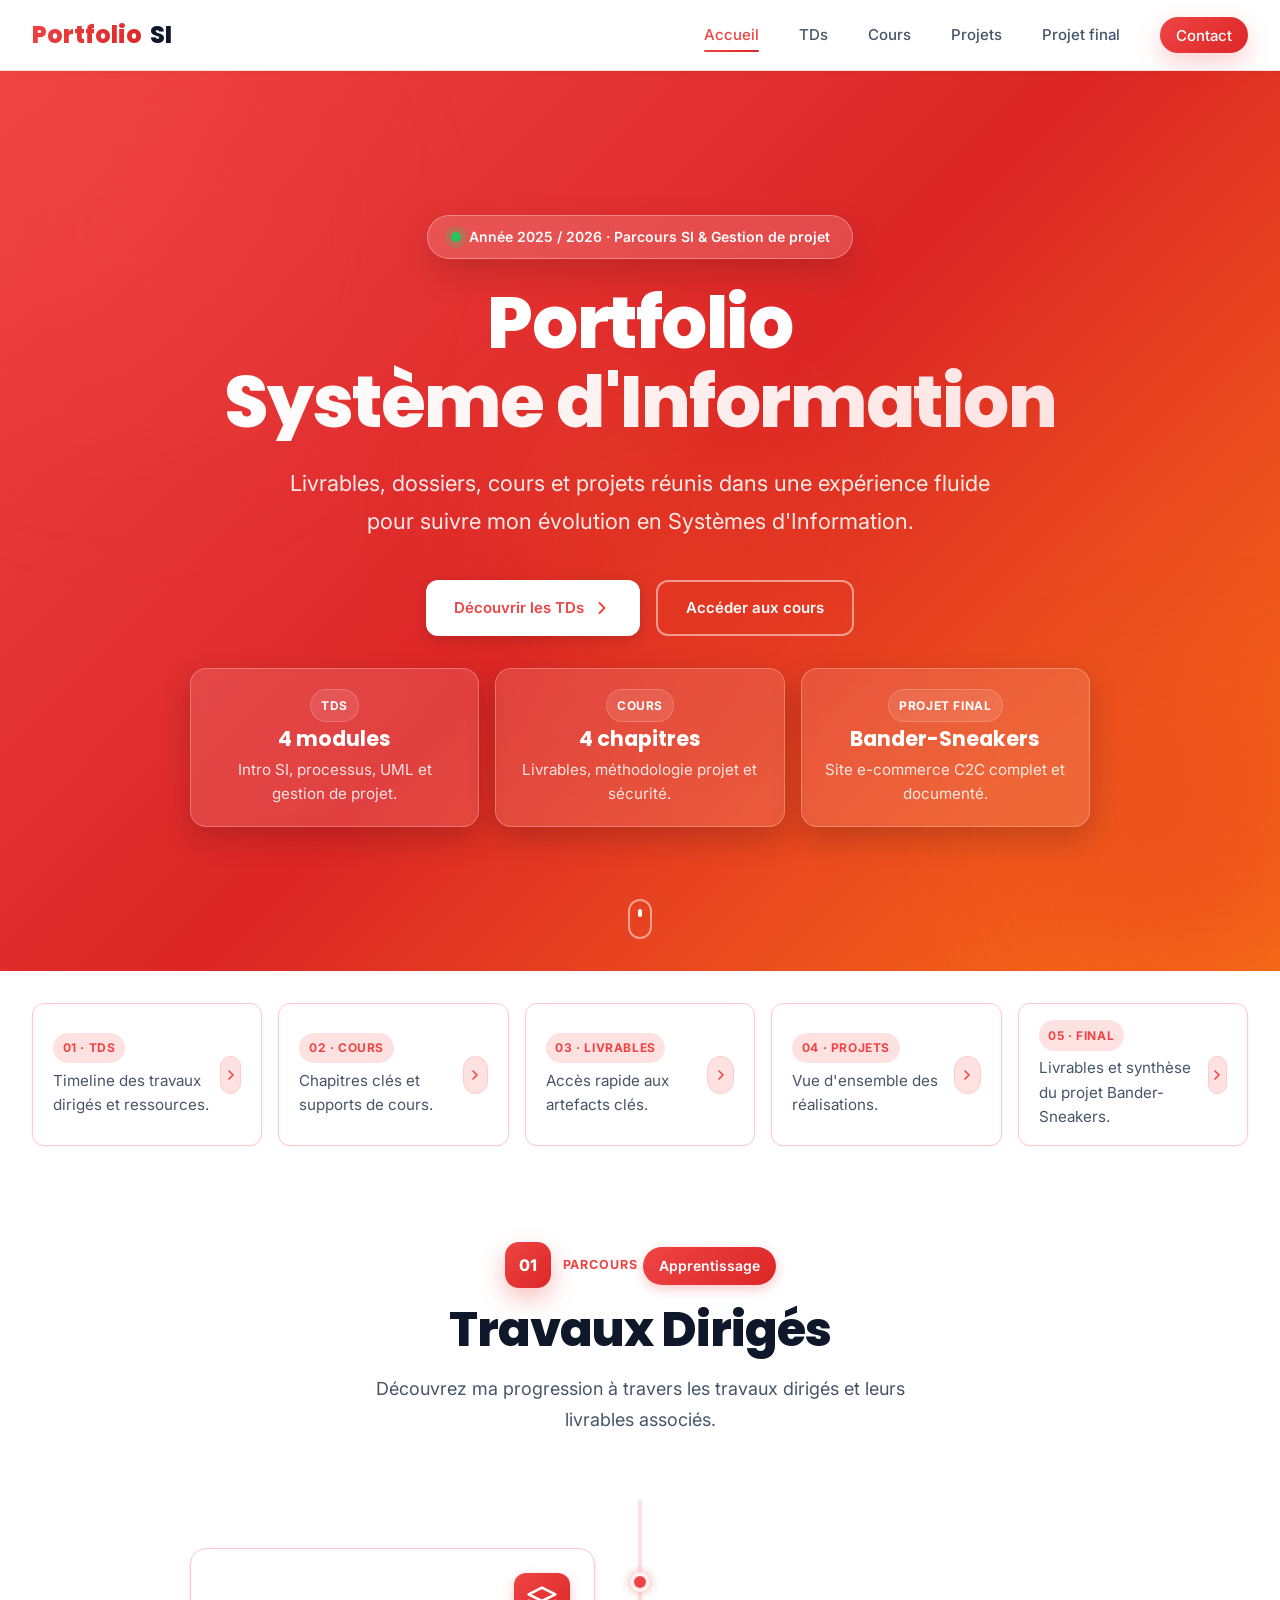
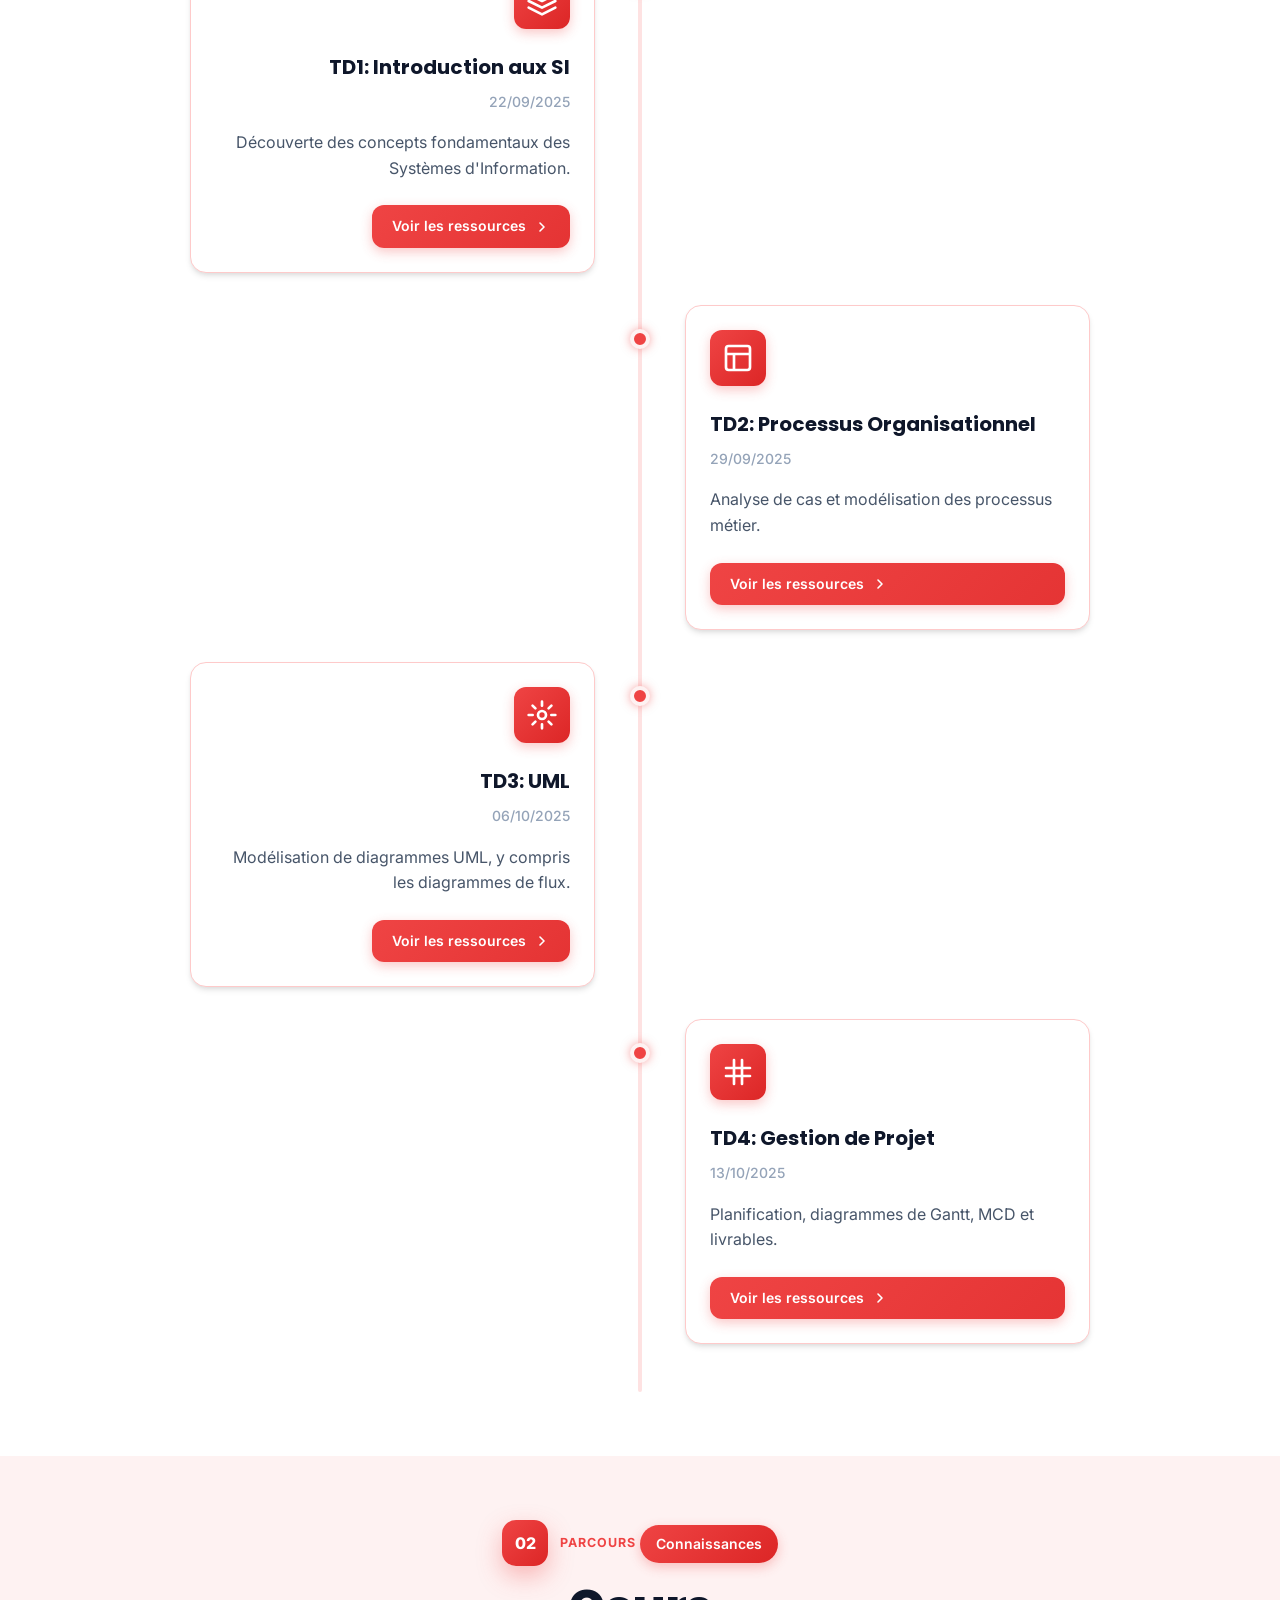
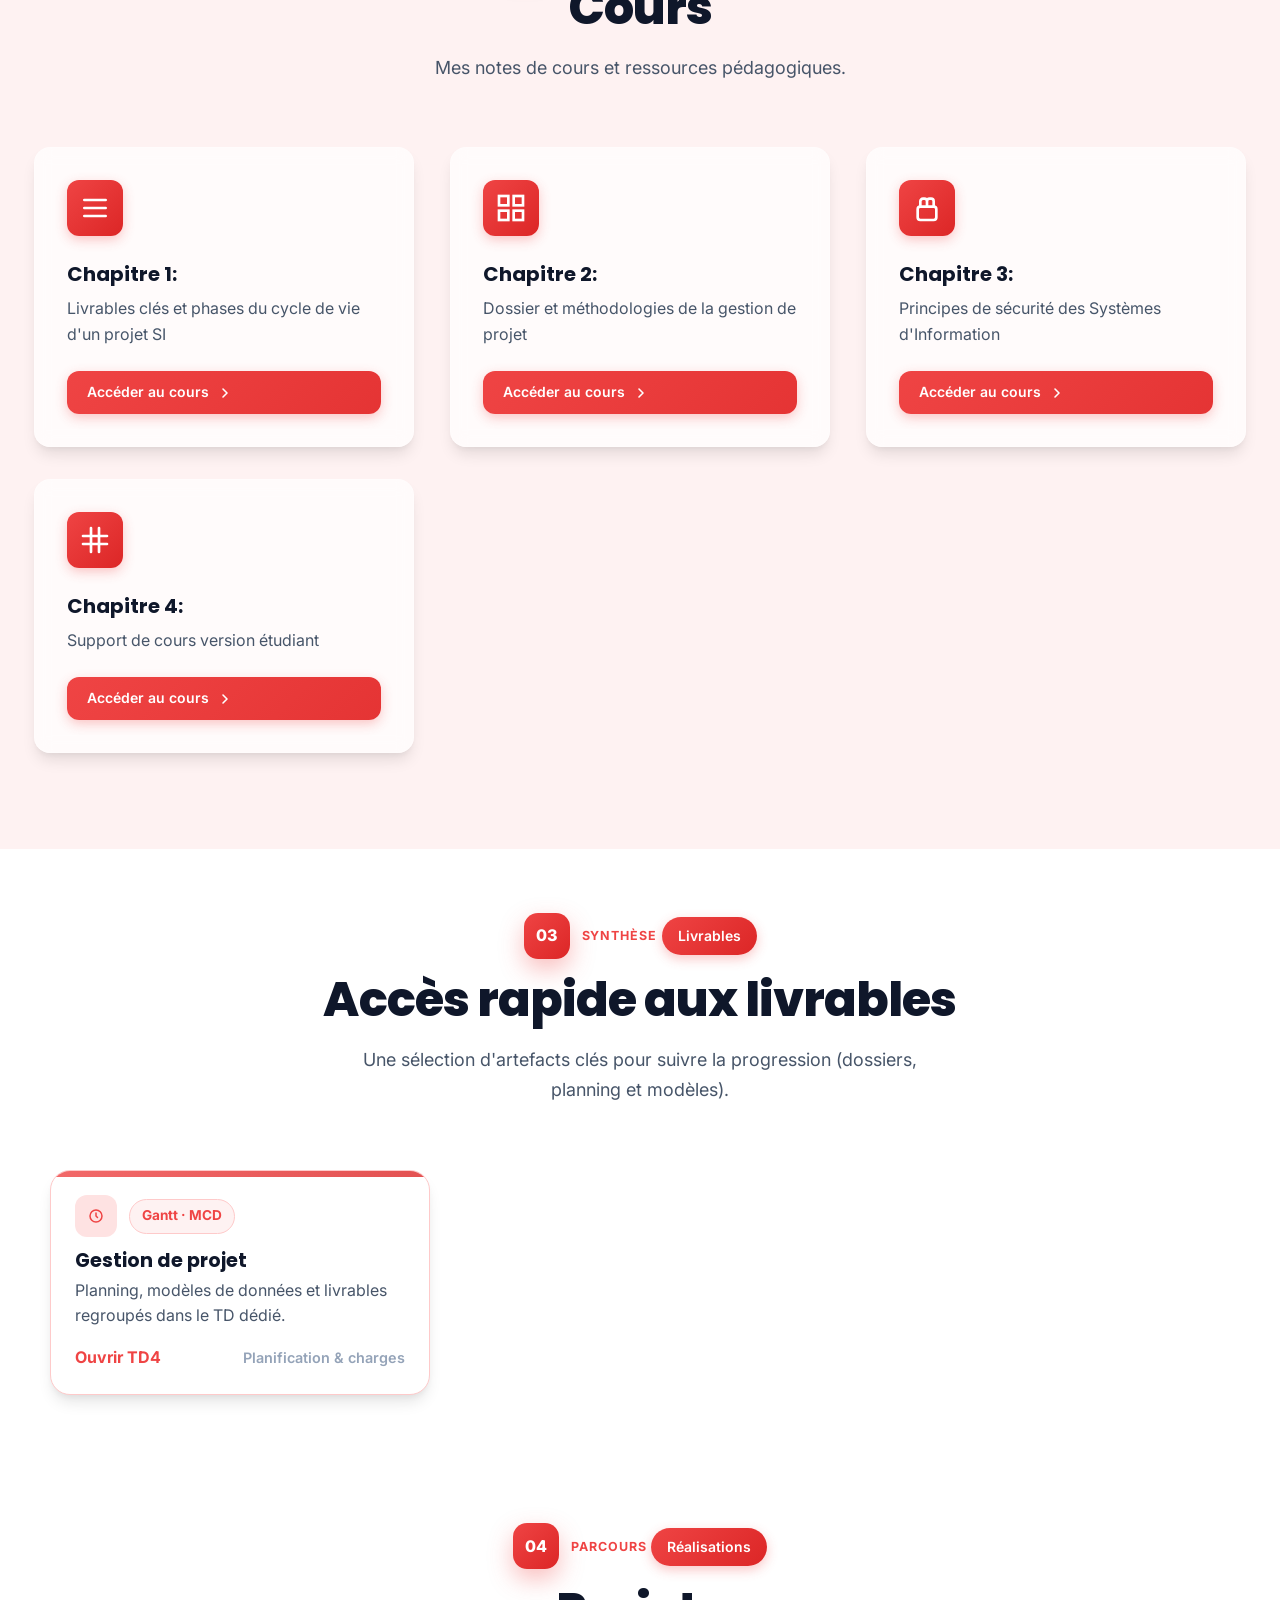
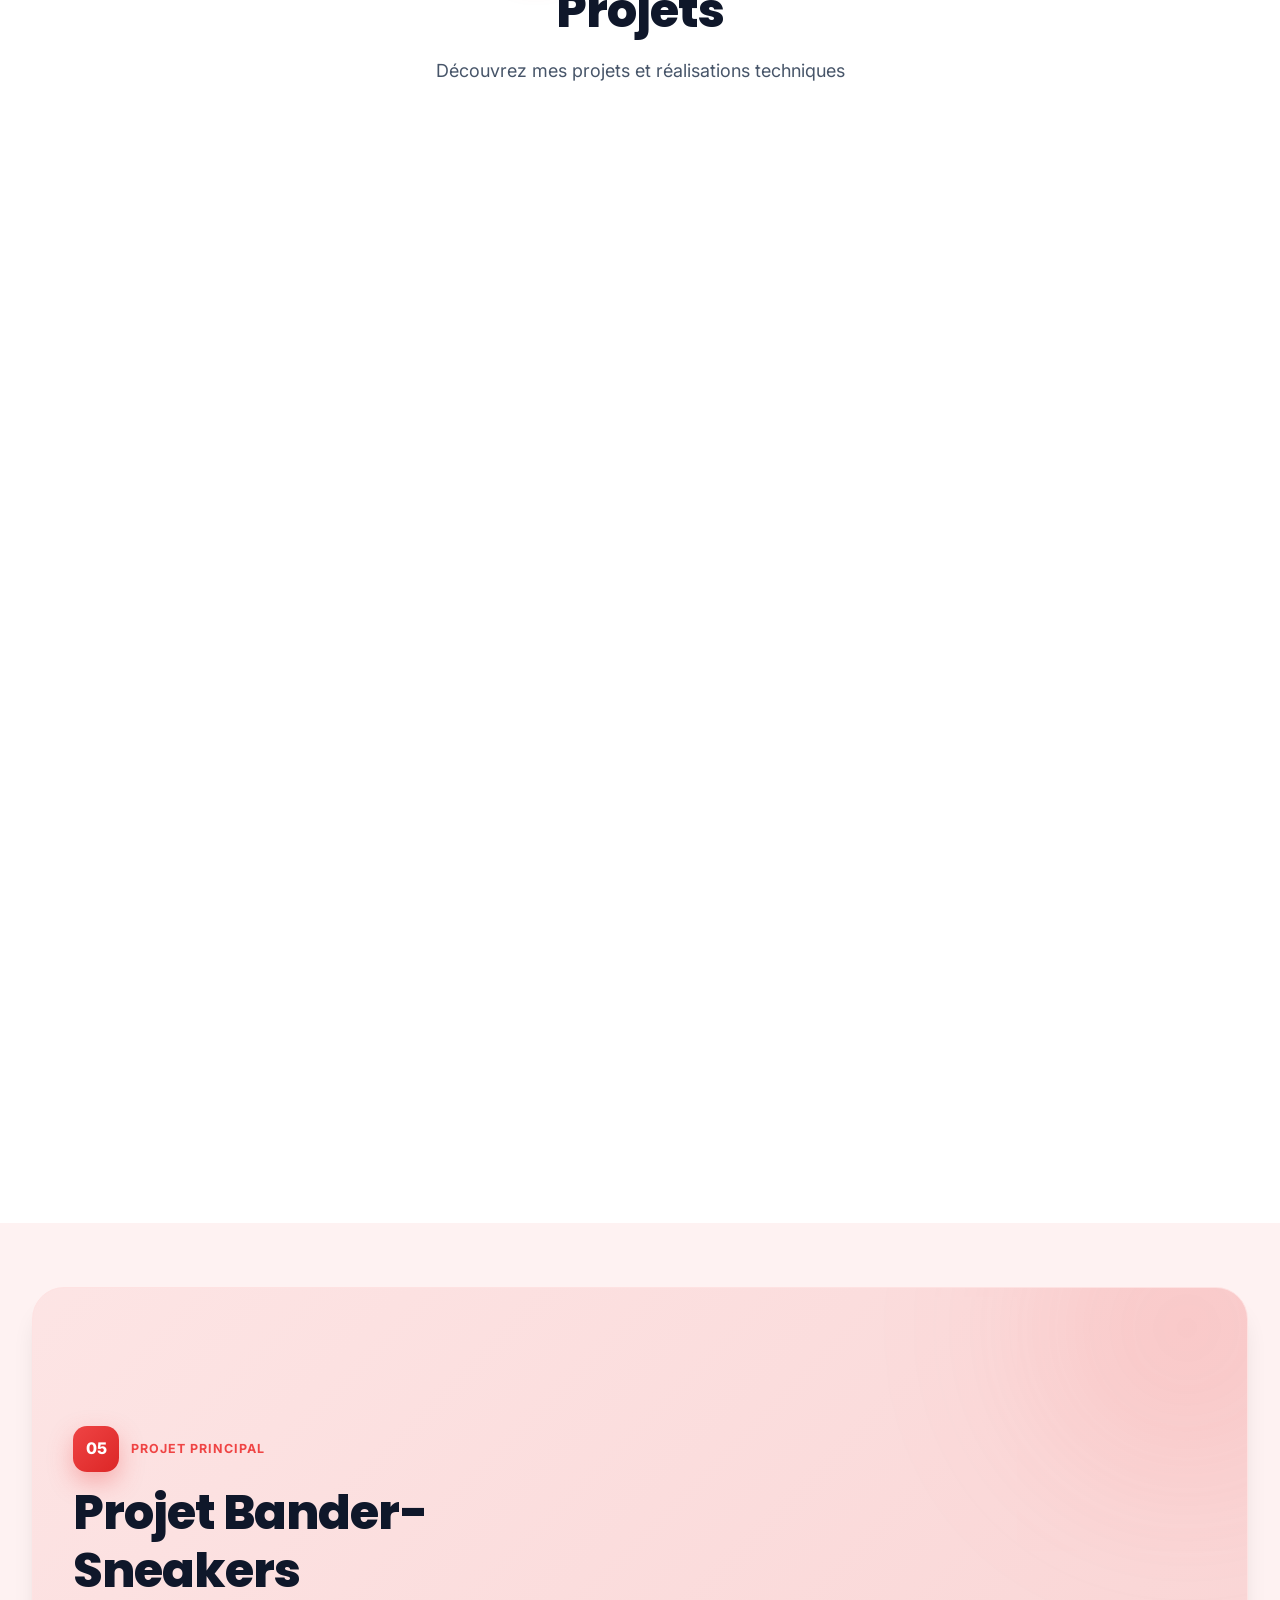
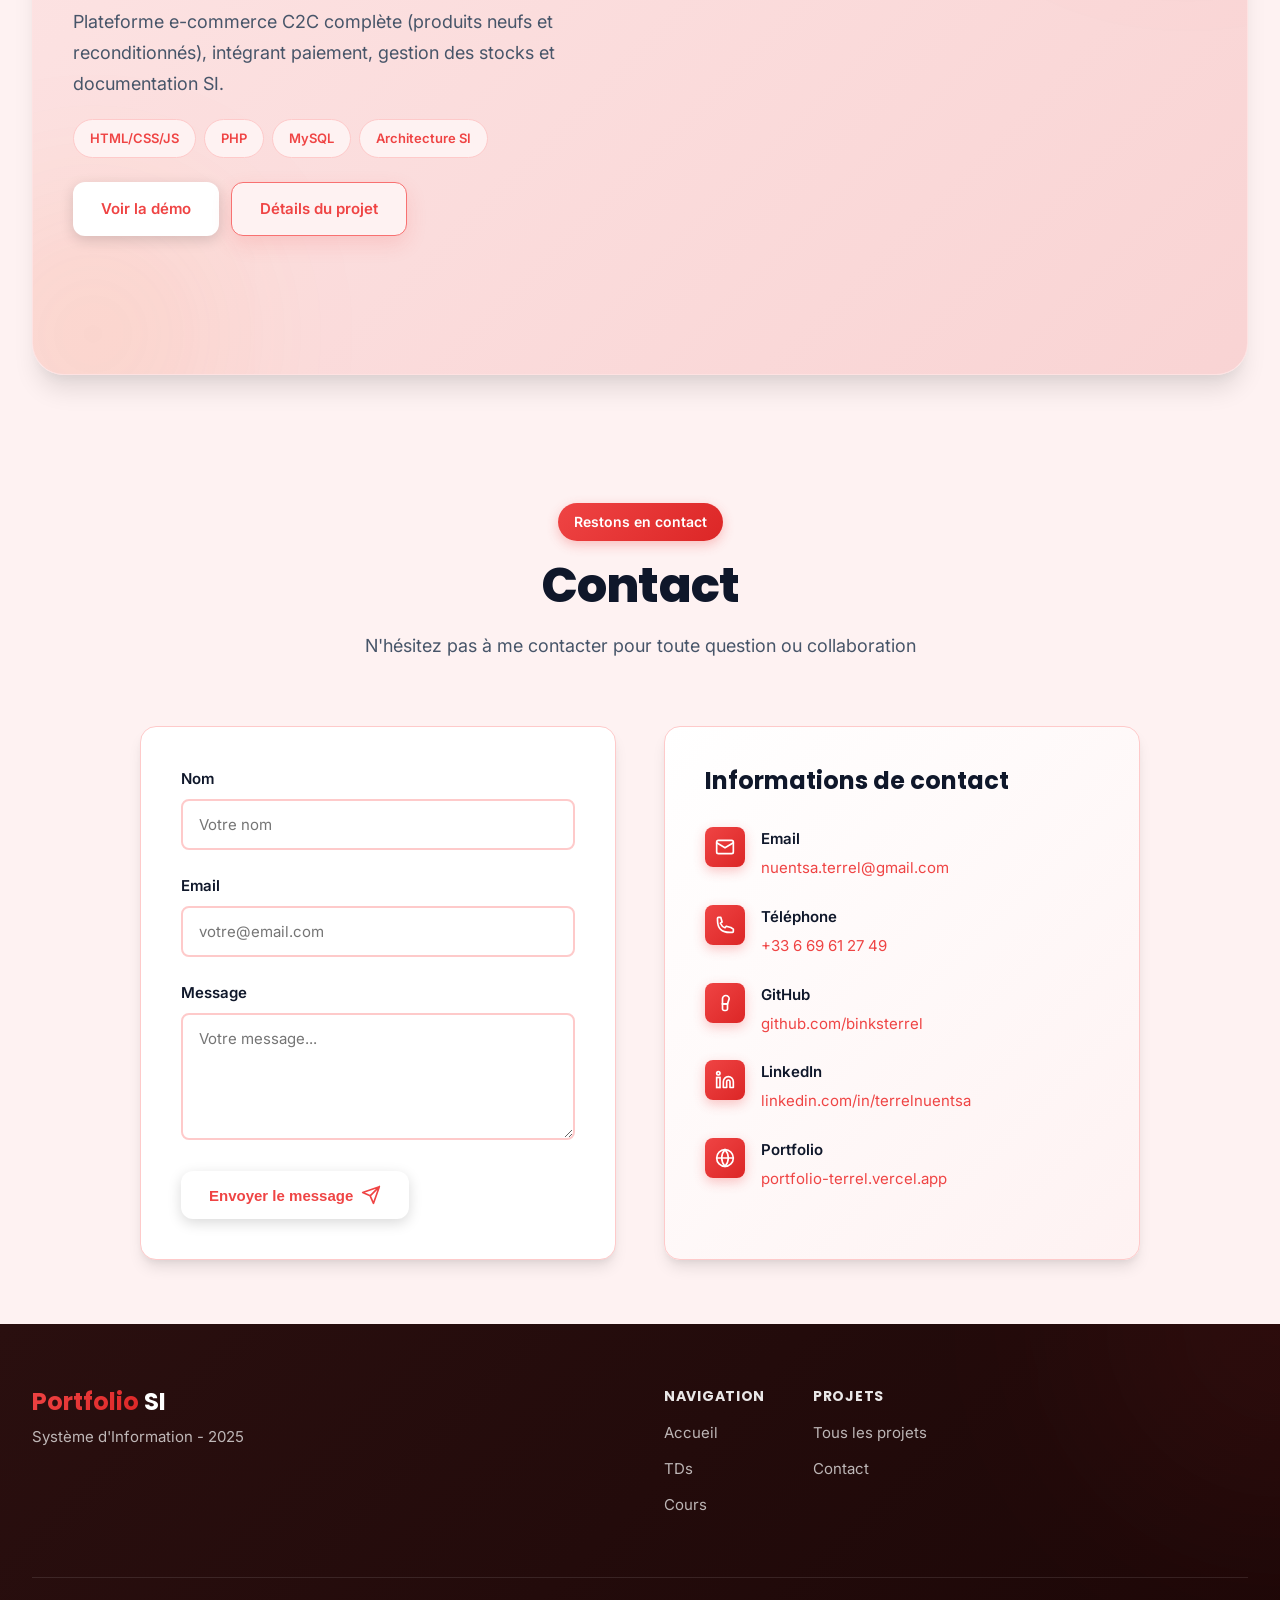
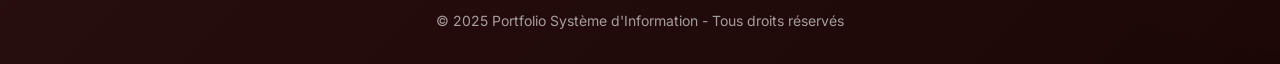
<file: index.html>
<!DOCTYPE html>
<html lang="fr">
<head>
    <meta charset="UTF-8">
    <meta name="viewport" content="width=device-width, initial-scale=1.0">
    <title>Portfolio Système d'Information</title>
    <link rel="preconnect" href="https://fonts.googleapis.com">
    <link rel="preconnect" href="https://fonts.gstatic.com" crossorigin>
    <link href="https://fonts.googleapis.com/css2?family=Inter:wght@300;400;500;600;700;800&family=Poppins:wght@600;700;800&display=swap" rel="stylesheet">
    <link rel="stylesheet" href="style.css">
</head>
<body>
    <nav class="navbar">
        <div class="nav-container">
            <a href="#accueil" class="nav-logo">
                <span class="logo-gradient">Portfolio</span> SI
            </a>
            <ul class="nav-menu">
                <li><a href="#accueil" class="nav-link active">Accueil</a></li>
                <li><a href="#tds" class="nav-link">TDs</a></li>
                <li><a href="#cours" class="nav-link">Cours</a></li>
                <li><a href="#projets" class="nav-link">Projets</a></li>
                <li><a href="#projet-final" class="nav-link">Projet final</a></li>
                <li><a href="#contact" class="nav-link nav-cta">Contact</a></li>
            </ul>
        </div>
    </nav>

    <section id="accueil" class="hero">
        <div class="hero-background">
            <div class="gradient-orb orb-1"></div>
            <div class="gradient-orb orb-2"></div>
            <div class="gradient-orb orb-3"></div>
        </div>
        <div class="hero-content">
            <!-- L'effet de tilt 3D sera appliqué à ce conteneur par main.js -->
            <div class="hero-badge hero-pill">
                <span class="pill-dot"></span>
                Année 2025 / 2026 · Parcours SI &amp; Gestion de projet
            </div>
            <h1 class="hero-title">
                Portfolio <span class="gradient-text">Système d'Information</span>
            </h1>
            <p class="hero-subtitle">Livrables, dossiers, cours et projets réunis dans une expérience fluide pour suivre mon évolution en Systèmes d'Information.</p>
            <div class="hero-buttons">
                <a href="#tds" class="btn btn-primary">
                    <span>Découvrir les TDs</span>
                    <svg width="20" height="20" viewBox="0 0 20 20" fill="none">
                        <path d="M7.5 15L12.5 10L7.5 5" stroke="currentColor" stroke-width="2" stroke-linecap="round" stroke-linejoin="round"/>
                    </svg>
                </a>
                <a href="#cours" class="btn btn-secondary">
                    <span>Accéder aux cours</span>
                </a>
            </div>
            <div class="hero-highlights">
                <div class="hero-highlight-card">
                    <span class="highlight-label">TDs</span>
                    <h4>4 modules</h4>
                    <p>Intro SI, processus, UML et gestion de projet.</p>
                </div>
                <div class="hero-highlight-card">
                    <span class="highlight-label">Cours</span>
                    <h4>4 chapitres</h4>
                    <p>Livrables, méthodologie projet et sécurité.</p>
                </div>
                <div class="hero-highlight-card">
                    <span class="highlight-label">Projet final</span>
                    <h4>Bander-Sneakers</h4>
                    <p>Site e-commerce C2C complet et documenté.</p>
                </div>
            </div>
        </div>
        <div class="scroll-indicator">
            <div class="mouse"></div>
        </div>
    </section>

    <section class="section section-compact" aria-label="Navigation rapide">
        <div class="container">
            <div class="quick-links">
                <a class="quick-link" href="#tds">
                    <div>
                        <span class="highlight-label">01 · TDs</span>
                        <p>Timeline des travaux dirigés et ressources.</p>
                    </div>
                    <span class="quick-link-icon">
                        <svg width="16" height="16" viewBox="0 0 20 20" fill="none">
                            <path d="M7.5 15L12.5 10L7.5 5" stroke="currentColor" stroke-width="2" stroke-linecap="round" stroke-linejoin="round"/>
                        </svg>
                    </span>
                </a>
                <a class="quick-link" href="#cours">
                    <div>
                        <span class="highlight-label">02 · Cours</span>
                        <p>Chapitres clés et supports de cours.</p>
                    </div>
                    <span class="quick-link-icon">
                        <svg width="16" height="16" viewBox="0 0 20 20" fill="none">
                            <path d="M7.5 15L12.5 10L7.5 5" stroke="currentColor" stroke-width="2" stroke-linecap="round" stroke-linejoin="round"/>
                        </svg>
                    </span>
                </a>
                <a class="quick-link" href="#livrables">
                    <div>
                        <span class="highlight-label">03 · Livrables</span>
                        <p>Accès rapide aux artefacts clés.</p>
                    </div>
                    <span class="quick-link-icon">
                        <svg width="16" height="16" viewBox="0 0 20 20" fill="none">
                            <path d="M7.5 15L12.5 10L7.5 5" stroke="currentColor" stroke-width="2" stroke-linecap="round" stroke-linejoin="round"/>
                        </svg>
                    </span>
                </a>
                <a class="quick-link" href="#projets">
                    <div>
                        <span class="highlight-label">04 · Projets</span>
                        <p>Vue d'ensemble des réalisations.</p>
                    </div>
                    <span class="quick-link-icon">
                        <svg width="16" height="16" viewBox="0 0 20 20" fill="none">
                            <path d="M7.5 15L12.5 10L7.5 5" stroke="currentColor" stroke-width="2" stroke-linecap="round" stroke-linejoin="round"/>
                        </svg>
                    </span>
                </a>
                <a class="quick-link" href="#projet-final">
                    <div>
                        <span class="highlight-label">05 · Final</span>
                        <p>Livrables et synthèse du projet Bander-Sneakers.</p>
                    </div>
                    <span class="quick-link-icon">
                        <svg width="16" height="16" viewBox="0 0 20 20" fill="none">
                            <path d="M7.5 15L12.5 10L7.5 5" stroke="currentColor" stroke-width="2" stroke-linecap="round" stroke-linejoin="round"/>
                        </svg>
                    </span>
                </a>
            </div>
        </div>
    </section>

    <!-- ================================== -->
    <!-- NOUVELLE SECTION TDS (TIMELINE)  -->
    <!-- ================================== -->
    <section id="tds" class="section">
        <div class="container">
            <div class="section-header">
                <div class="section-meta-line">
                    <span class="rubric-badge">01</span>
                    <span class="section-kicker">Parcours</span>
                </div>
                <span class="section-badge">Apprentissage</span>
                <h2 class="section-title">Travaux Dirigés</h2>
                <p class="section-description">Découvrez ma progression à travers les travaux dirigés et leurs livrables associés.</p>
            </div>
            
            <div class="timeline-container">
                <!-- TD1 -->
                <div class="timeline-item">
                    <div class="timeline-dot"></div>
                    <div class="timeline-content card">
                        <div class="card-icon">
                            <svg width="32" height="32" viewBox="0 0 24 24" fill="none"><path d="M12 2L2 7L12 12L22 7L12 2Z" stroke="currentColor" stroke-width="2" stroke-linecap="round" stroke-linejoin="round"/><path d="M2 17L12 22L22 17" stroke="currentColor" stroke-width="2" stroke-linecap="round" stroke-linejoin="round"/><path d="M2 12L12 17L22 12" stroke="currentColor" stroke-width="2" stroke-linecap="round" stroke-linejoin="round"/></svg>
                        </div>
                        <div class="card-header">
                            <h3>TD1: Introduction aux SI</h3>
                            <span class="date">22/09/2025</span>
                        </div>
                        <p class="card-description">Découverte des concepts fondamentaux des Systèmes d'Information.</p>
                        <a href="td1.html" class="btn btn-small">
                            <span>Voir les ressources</span>
                            <svg width="16" height="16" viewBox="0 0 20 20" fill="none"><path d="M7.5 15L12.5 10L7.5 5" stroke="currentColor" stroke-width="2" stroke-linecap="round" stroke-linejoin="round"/></svg>
                        </a>
                    </div>
                </div>
                <!-- TD2 -->
                <div class="timeline-item">
                    <div class="timeline-dot"></div>
                    <div class="timeline-content card">
                        <div class="card-icon">
                            <svg width="32" height="32" viewBox="0 0 24 24" fill="none"><rect x="3" y="3" width="18" height="18" rx="2" stroke="currentColor" stroke-width="2"/><path d="M3 9H21M9 21V9" stroke="currentColor" stroke-width="2"/></svg>
                        </div>
                        <div class="card-header">
                            <h3>TD2: Processus Organisationnel</h3>
                            <span class="date">29/09/2025</span>
                        </div>
                        <p class="card-description">Analyse de cas et modélisation des processus métier.</p>
                        <a href="td2.html" class="btn btn-small">
                            <span>Voir les ressources</span>
                            <svg width="16" height="16" viewBox="0 0 20 20" fill="none"><path d="M7.5 15L12.5 10L7.5 5" stroke="currentColor" stroke-width="2" stroke-linecap="round" stroke-linejoin="round"/></svg>
                        </a>
                    </div>
                </div>
                <!-- TD3 -->
                <div class="timeline-item">
                    <div class="timeline-dot"></div>
                    <div class="timeline-content card">
                        <div class="card-icon">
                            <svg width="32" height="32" viewBox="0 0 24 24" fill="none"><circle cx="12" cy="12" r="3" stroke="currentColor" stroke-width="2"/><path d="M12 2V5M12 19V22M22 12H19M5 12H2M19.07 4.93L16.95 7.05M7.05 16.95L4.93 19.07M19.07 19.07L16.95 16.95M7.05 7.05L4.93 4.93" stroke="currentColor" stroke-width="2" stroke-linecap="round"/></svg>
                        </div>
                        <div class="card-header">
                            <h3>TD3: UML</h3>
                            <span class="date">06/10/2025</span>
                        </div>
                        <p class="card-description">Modélisation de diagrammes UML, y compris les diagrammes de flux.</p>
                        <a href="td3.html" class="btn btn-small">
                            <span>Voir les ressources</span>
                            <svg width="16" height="16" viewBox="0 0 20 20" fill="none"><path d="M7.5 15L12.5 10L7.5 5" stroke="currentColor" stroke-width="2" stroke-linecap="round" stroke-linejoin="round"/></svg>
                        </a>
                    </div>
                </div>
                <!-- TD4 -->
                <div class="timeline-item">
                    <div class="timeline-dot"></div>
                    <div class="timeline-content card">
                        <div class="card-icon">
                            <svg width="32" height="32" viewBox="0 0 24 24" fill="none"><path d="M3 9H21M3 15H21M9 3V21M15 3V21" stroke="currentColor" stroke-width="2" stroke-linecap="round" stroke-linejoin="round"/></svg>
                        </div>
                        <div class="card-header">
                            <h3>TD4: Gestion de Projet</h3>
                            <span class="date">13/10/2025</span>
                        </div>
                        <p class="card-description">Planification, diagrammes de Gantt, MCD et livrables.</p>
                        <a href="td4.html" class="btn btn-small">
                            <span>Voir les ressources</span>
                            <svg width="16" height="16" viewBox="0 0 20 20" fill="none"><path d="M7.5 15L12.5 10L7.5 5" stroke="currentColor" stroke-width="2" stroke-linecap="round" stroke-linejoin="round"/></svg>
                        </a>
                    </div>
                </div>
            </div>
        </div>
    </section>

    <!-- ================================== -->
    <!-- SECTION COURS (AVEC CARTES GLASS)  -->
    <!-- ================================== -->
    <section id="cours" class="section section-alt">
        <div class="container">
            <div class="section-header">
                <div class="section-meta-line">
                    <span class="rubric-badge">02</span>
                    <span class="section-kicker">Parcours</span>
                </div>
                <span class="section-badge">Connaissances</span>
                <h2 class="section-title">Cours</h2>
                <p class="section-description">Mes notes de cours et ressources pédagogiques.</p>
            </div>
            <div class="cards-grid courses-grid">
                <!-- Carte Chapitre 1 (Titre mis à jour) -->
                <div class="card card-glass">
                    <div class="card-icon">
                        <svg width="32" height="32" viewBox="0 0 24 24" fill="none">
                            <path d="M4 6H20M4 12H20M4 18H20" stroke="currentColor" stroke-width="2" stroke-linecap="round"/>
                        </svg>
                    </div>
                    <h3>Chapitre 1:</h3>
                    <p class="card-description">Livrables clés et phases du cycle de vie d'un projet SI</p>
                    <a href="cours1.html" class="btn btn-small">
                        <span>Accéder au cours</span>
                        <svg width="16" height="16" viewBox="0 0 20 20" fill="none">
                            <path d="M7.5 15L12.5 10L7.5 5" stroke="currentColor" stroke-width="2" stroke-linecap="round" stroke-linejoin="round"/>
                        </svg>
                    </a>
                </div>
                <!-- Carte Chapitre 2 (Titre mis à jour) -->
                <div class="card card-glass">
                    <div class="card-icon">
                        <svg width="32" height="32" viewBox="0 0 24 24" fill="none">
                            <rect x="3" y="3" width="7" height="7" stroke="currentColor" stroke-width="2"/>
                            <rect x="14" y="3" width="7" height="7" stroke="currentColor" stroke-width="2"/>
                            <rect x="14" y="14" width="7" height="7" stroke="currentColor" stroke-width="2"/>
                            <rect x="3" y="14" width="7" height="7" stroke="currentColor" stroke-width="2"/>
                        </svg>
                    </div>
                    <h3>Chapitre 2:</h3>
                    <p class="card-description">Dossier et méthodologies de la gestion de projet</p>
                    <a href="cours2.html" class="btn btn-small">
                        <span>Accéder au cours</span>
                        <svg width="16" height="16" viewBox="0 0 20 20" fill="none">
                            <path d="M7.5 15L12.5 10L7.5 5" stroke="currentColor" stroke-width="2" stroke-linecap="round" stroke-linejoin="round"/>
                        </svg>
                    </a>
                </div>
                
                <!-- Carte Chapitre 3 (Titre mis à jour) -->
                <div class="card card-glass">
                    <div class="card-icon">
                        <svg width="32" height="32" viewBox="0 0 24 24" fill="none">
                            <rect x="5" y="11" width="14" height="10" rx="2" stroke="currentColor" stroke-width="2"/>
                            <path d="M12 11V7M12 7C12 5.89543 11.1046 5 10 5H9C7.89543 5 7 5.89543 7 7V11M12 7C12 5.89543 12.8954 5 14 5H15C16.1046 5 17 5.89543 17 7V11" stroke="currentColor" stroke-width="2"/>
                        </svg>
                    </div>
                    <h3>Chapitre 3:</h3>
                    <p class="card-description">Principes de sécurité des Systèmes d'Information</p>
                    <a href="cours3.html" class="btn btn-small">
                        <span>Accéder au cours</span>
                        <svg width="16" height="16" viewBox="0 0 20 20" fill="none">
                            <path d="M7.5 15L12.5 10L7.5 5" stroke="currentColor" stroke-width="2" stroke-linecap="round" stroke-linejoin="round"/>
                        </svg>
                    </a>
                </div>

                <!-- Carte Chapitre 4 (Titre mis à jour) -->
                <div class="card card-glass">
                    <div class="card-icon">
                        <svg width="32" height="32" viewBox="0 0 24 24" fill="none">
                            <path d="M3 9H21M3 15H21M9 3V21M15 3V21" stroke="currentColor" stroke-width="2" stroke-linecap="round" stroke-linejoin="round"/>
                        </svg>
                    </div>
                    <h3>Chapitre 4:</h3>
                    <p class="card-description">Support de cours version étudiant</p>
                    <a href="cours4.html" class="btn btn-small">
                        <span>Accéder au cours</span>
                        <svg width="16" height="16" viewBox="0 0 20 20" fill="none">
                            <path d="M7.5 15L12.5 10L7.5 5" stroke="currentColor" stroke-width="2" stroke-linecap="round" stroke-linejoin="round"/>
                        </svg>
                    </a>
                </div>
            </div>
        </div>
    </section>

    <section id="livrables" class="section">
        <div class="container">
            <div class="section-header">
                <div class="section-meta-line">
                    <span class="rubric-badge">03</span>
                    <span class="section-kicker">Synthèse</span>
                </div>
                <span class="section-badge">Livrables</span>
                <h2 class="section-title">Accès rapide aux livrables</h2>
                <p class="section-description">Une sélection d'artefacts clés pour suivre la progression (dossiers, planning et modèles).</p>
            </div>

            <div class="resource-grid">
                <article class="resource-card">
                    <div class="resource-top">
                        <div class="resource-icon">
                            <svg width="18" height="18" viewBox="0 0 24 24" fill="none" stroke="currentColor" stroke-width="2" stroke-linecap="round" stroke-linejoin="round">
                                <circle cx="12" cy="12" r="8"></circle>
                                <path d="M12 8v4l2 2"></path>
                            </svg>
                        </div>
                        <span class="resource-chip">Gantt · MCD</span>
                    </div>
                    <h3>Gestion de projet</h3>
                    <p>Planning, modèles de données et livrables regroupés dans le TD dédié.</p>
                    <div class="resource-actions">
                        <a class="text-link" href="td4.html">Ouvrir TD4</a>
                        <span class="resource-meta">Planification &amp; charges</span>
                    </div>
                </article>

                <article class="resource-card">
                    <div class="resource-top">
                        <div class="resource-icon">
                            <svg width="18" height="18" viewBox="0 0 24 24" fill="none" stroke="currentColor" stroke-width="2" stroke-linecap="round" stroke-linejoin="round">
                                <circle cx="12" cy="12" r="9"></circle>
                                <path d="M14.5 9.5l-2.5 5-5-2.5 2.5-5z"></path>
                            </svg>
                        </div>
                        <span class="resource-chip">UML</span>
                    </div>
                    <h3>Modélisation</h3>
                    <p>Diagrammes de cas d'utilisation et de classes pour structurer le besoin.</p>
                    <div class="resource-actions">
                        <a class="text-link" href="td3.html">Ouvrir TD3</a>
                        <span class="resource-meta">Analyse &amp; design</span>
                    </div>
                </article>

                <article class="resource-card">
                    <div class="resource-top">
                        <div class="resource-icon">
                            <svg width="18" height="18" viewBox="0 0 24 24" fill="none" stroke="currentColor" stroke-width="2" stroke-linecap="round" stroke-linejoin="round">
                                <path d="M7 3h7l4 4v14a1 1 0 0 1-1 1H7a1 1 0 0 1-1-1V4a1 1 0 0 1 1-1z"></path>
                                <path d="M14 3v5h5"></path>
                            </svg>
                        </div>
                        <span class="resource-chip">Processus</span>
                    </div>
                    <h3>Livrables SI</h3>
                    <p>Phase introductive : livrables, PGI et fondamentaux des SI.</p>
                    <div class="resource-actions">
                        <a class="text-link" href="cours1.html">Voir le cours</a>
                        <span class="resource-meta">Chapitre 1</span>
                    </div>
                </article>
            </div>
        </div>
    </section>

    <!-- ================================== -->
    <!-- SECTION PROJETS (AVEC VEDETTE)   -->
    <!-- ================================== -->
    <section id="projets" class="section">
        <div class="container">
            <div class="section-header">
                <div class="section-meta-line">
                    <span class="rubric-badge">04</span>
                    <span class="section-kicker">Parcours</span>
                </div>
                <span class="section-badge">Réalisations</span>
                <h2 class="section-title">Projets</h2>
                <p class="section-description">Découvrez mes projets et réalisations techniques</p>
            </div>
            
            <div class="projects-grid">
                <!-- Projet en vedette -->
                    <div class="project-card featured">
                        <div class="project-badge">Projet Principal</div>
                        <h3>Bander-Sneakers</h3>
                        <p class="project-description">Site e-commerce complet (produits neufs et d'occasion) avec gestion des commandes, paiements sécurisés et système de fidélisation clients. Ce projet démontre une maîtrise full-stack des technologies web modernes.</p>
                        <div class="tech-tags">
                            <span class="tech-tag">HTML</span>
                            <span class="tech-tag">CSS</span>
                            <span class="tech-tag">JavaScript</span>
                            <span class="tech-tag">PHP</span>
                            <span class="tech-tag">MySQL</span>
                        </div>
                        <a href="https://bander-sneakers.kesug.com" class="btn btn-small" target="_blank" rel="noopener">
                            <span>Voir la démo</span>
                            <svg width="16" height="16" viewBox="0 0 20 20" fill="none">
                                <path d="M7.5 15L12.5 10L7.5 5" stroke="currentColor" stroke-width="2" stroke-linecap="round" stroke-linejoin="round"/>
                            </svg>
                        </a>
                </div>

                <!-- Autres projets -->
                <div class="project-card">
                    <h3>QuizMaster</h3>
                    <p class="project-description">Application web de quiz avec inscription, gestion de sessions, et classement.</p>
                    <div class="tech-tags">
                        <span class="tech-tag">PHP</span>
                        <span class="tech-tag">MySQL</span>
                        <span class="tech-tag">JavaScript</span>
                    </div>
                    <a href="https://portfolio-terrel.vercel.app" class="btn btn-small" target="_blank" rel="noopener">
                        <span>Voir le projet</span>
                        <svg width="16" height="16" viewBox="0 0 20 20" fill="none">
                            <path d="M7.5 15L12.5 10L7.5 5" stroke="currentColor" stroke-width="2" stroke-linecap="round" stroke-linejoin="round"/>
                        </svg>
                    </a>
                </div>

                <div class="project-card">
                    <h3>Bandersnatch</h3>
                    <p class="project-description">Jeu de rôle interactif assisté par IA locale (Llama 2), scénarios dynamiques.</p>
                    <div class="tech-tags">
                        <span class="tech-tag">Python</span>
                        <span class="tech-tag">Flask</span>
                        <span class="tech-tag">IA</span>
                    </div>
                    <a href="https://portfolio-terrel.vercel.app" class="btn btn-small" target="_blank" rel="noopener">
                        <span>Voir le projet</span>
                        <svg width="16" height="16" viewBox="0 0 20 20" fill="none">
                            <path d="M7.5 15L12.5 10L7.5 5" stroke="currentColor" stroke-width="2" stroke-linecap="round" stroke-linejoin="round"/>
                        </svg>
                    </a>
                </div>

                <div class="project-card">
                    <h3>Analyse des Infractions</h3>
                    <p class="project-description">Data Analyse sur la répartition des infractions à Paris (Excel).</p>
                    <div class="tech-tags">
                        <span class="tech-tag">Excel</span>
                        <span class="tech-tag">Data Analyse</span>
                    </div>
                    <a href="https://portfolio-terrel.vercel.app" class="btn btn-small" target="_blank" rel="noopener">
                        <span>Voir le projet</span>
                        <svg width="16" height="16" viewBox="0 0 20 20" fill="none">
                            <path d="M7.5 15L12.5 10L7.5 5" stroke="currentColor" stroke-width="2" stroke-linecap="round" stroke-linejoin="round"/>
                        </svg>
                    </a>
                </div>

                <div class="project-card">
                    <h3>Chat Sécurisé</h3>
                    <p class="project-description">Application de messagerie chiffrée de bout en bout (Python).</p>
                    <div class="tech-tags">
                        <span class="tech-tag">Python</span>
                        <span class="tech-tag">Cryptography</span>
                    </div>
                    <a href="https://portfolio-terrel.vercel.app" class="btn btn-small" target="_blank" rel="noopener">
                        <span>Voir le projet</span>
                        <svg width="16" height="16" viewBox="0 0 20 20" fill="none">
                            <path d="M7.5 15L12.5 10L7.5 5" stroke="currentColor" stroke-width="2" stroke-linecap="round" stroke-linejoin="round"/>
                        </svg>
                    </a>
                </div>
            </div>
        </section> 

        <section id="projet-final" class="section section-alt final-section">
            <div class="container">
                <div class="final-project">
                    <div class="final-col final-col-text">
                        <div class="section-meta-line">
                            <span class="rubric-badge">05</span>
                            <span class="section-kicker">Projet principal</span>
                        </div>
                        <h2 class="section-title">Projet Bander-Sneakers</h2>
                        <p class="section-description">Plateforme e-commerce C2C complète (produits neufs et reconditionnés), intégrant paiement, gestion des stocks et documentation SI.</p>
                        <div class="tech-tags">
                            <span class="tech-tag">HTML/CSS/JS</span>
                            <span class="tech-tag">PHP</span>
                            <span class="tech-tag">MySQL</span>
                            <span class="tech-tag">Architecture SI</span>
                        </div>
                        <div class="final-actions">
                            <a href="https://bander-sneakers.kesug.com" target="_blank" rel="noopener" class="btn btn-primary">
                                <span>Voir la démo</span>
                            </a>
                            <a href="projet-bander.html" class="btn solid-secondary">
                                <span>Détails du projet</span>
                            </a>
                        </div>
                    </div>
                    <div class="final-col final-col-panels">
                        <div class="final-card">
                            <p class="section-kicker">Livrables clés</p>
                            <ul class="final-list">
                                <li><span class="list-dot"></span>Cahier des charges &amp; backlog fonctionnel</li>
                                <li><span class="list-dot"></span>Design System + maquette Figma</li>
                                <li><span class="list-dot"></span>Guides utilisateur, admin et installation</li>
                                <li><span class="list-dot"></span>Base SQL/CSV et rapport de synthèse</li>
                            </ul>
                            <a class="text-link" href="td4.html">Accéder à la partie gestion de projet</a>
                        </div>
                        <div class="final-card metrics-card">
                            <p class="section-kicker">En chiffres</p>
                            <div class="metrics-grid">
                                <div class="metric">
                                    <strong>8</strong>
                                    <span>Docs PDF</span>
                                </div>
                                <div class="metric">
                                    <strong>27</strong>
                                    <span>Tables SQL</span>
                                </div>
                                <div class="metric">
                                    <strong>B2C+C2C</strong>
                                    <span>Modes</span>
                                </div>
                                <div class="metric">
                                    <strong>100%</strong>
                                    <span>Doc alignée</span>
                                </div>
                            </div>
                            <div class="final-note">Centralisation des livrables, supports et scripts pour suivre la progression.</div>
                        </div>
                    </div>
                </div>
            </div>
        </section>

        <section id="contact" class="section section-alt">
            <div class="container">
                <div class="section-header">
                    <span class="section-badge">Restons en contact</span>
                    <h2 class="section-title">Contact</h2>
                    <p class="section-description">N'hésitez pas à me contacter pour toute question ou collaboration</p>
                </div>
                <div class="contact-container">
                    <form class="contact-form">
                        <div class="form-group">
                            <label for="name">Nom</label>
                            <input type="text" id="name" name="name" placeholder="Votre nom" required>
                        </div>
                        <div class="form-group">
                            <label for="email">Email</label>
                            <input type="email" id="email" name="email" placeholder="votre@email.com" required>
                        </div>
                        <div class="form-group">
                            <label for="message">Message</label>
                            <textarea id="message" name="message" rows="5" placeholder="Votre message..." required></textarea>
                        </div>
                        <button type="submit" class="btn btn-primary">
                            <span>Envoyer le message</span>
                            <svg width="20" height="20" viewBox="0 0 24 24" fill="none">
                                <path d="M22 2L11 13M22 2L15 22L11 13M22 2L2 9L11 13" stroke="currentColor" stroke-width="2" stroke-linecap="round" stroke-linejoin="round"/>
                            </svg>
                        </button>
                    </form>

                    <div class="contact-info">
                        <h3>Informations de contact</h3>
                        <div class="contact-item">
                            <div class="contact-icon">
                                <svg width="20" height="20" viewBox="0 0 24 24" fill="none">
                                    <rect x="2" y="4" width="20" height="16" rx="2" stroke="currentColor" stroke-width="2"/>
                                    <path d="M2 7L12 13L22 7" stroke="currentColor" stroke-width="2" stroke-linecap="round"/>
                                </svg>
                            </div>
                            <div>
                                <strong>Email</strong>
                                <a href="mailto:nuentsa.terrel@gmail.com">nuentsa.terrel@gmail.com</a>
                            </div>
                        </div>
                        <div class="contact-item">
                            <div class="contact-icon">
                                <svg width="20" height="20" viewBox="0 0 24 24" fill="none">
                                    <path d="M22 16.92V19.92C22 20.4728 21.5523 20.9203 21 20.9203H18C7.50659 20.9203 3 16.4137 3 5.92029V3.92029C3 3.36758 3.44772 2.92029 4 2.92029H7L8.5 8.42029L6.5 9.92029C7.5 12.4203 9.5 14.4203 12 15.4203L13.5 13.4203L19 14.9203L22 16.92Z" stroke="currentColor" stroke-width="2" stroke-linecap="round" stroke-linejoin="round"/>
                                </svg>
                            </div>
                            <div>
                                <strong>Téléphone</strong>
                                <a href="tel:+33669612749">+33 6 69 61 27 49</a>
                            </div>
                        </div>
                        <div class="contact-item">
                            <div class="contact-icon">
                                <svg width="20" height="20" viewBox="0 0 24 24" fill="none">
                                    <path d="M9 19C9 19.5304 9.21071 20.0391 9.58579 20.4142C9.96086 20.7893 10.4696 21 11 21H13C13.5304 21 14.0391 20.7893 14.4142 20.4142C14.7893 20.0391 15 19.5304 15 19V13H9V19Z" stroke="currentColor" stroke-width="2"/>
                                    <path d="M9 7C9 5.93913 9.42143 4.92172 10.1716 4.17157C10.9217 3.42143 11.9391 3 13 3C14.0609 3 15.0783 3.42143 15.8284 4.17157C16.5786 4.92172 17 5.93913 17 7L15 13H9L9 7Z" stroke="currentColor" stroke-width="2"/>
                                </svg>
                            </div>
                            <div>
                                <strong>GitHub</strong>
                                <a href="https://github.com" target="_blank">github.com/binksterrel</a>
                            </div>
                        </div>
                        <div class="contact-item">
                            <div class="contact-icon">
                                <svg width="20" height="20" viewBox="0 0 24 24" fill="none">
                                    <path d="M16 8C17.5913 8 19.1174 8.63214 20.2426 9.75736C21.3679 10.8826 22 12.4087 22 14V21H18V14C18 13.4696 17.7893 12.9609 17.4142 12.5858C17.0391 12.2107 16.5304 12 16 12C15.4696 12 14.9609 12.2107 14.5858 12.5858C14.2107 12.9609 14 13.4696 14 14V21H10V14C10 12.4087 10.6321 10.8826 11.7574 9.75736C12.8826 8.63214 14.4087 8 16 8Z" stroke="currentColor" stroke-width="2" stroke-linecap="round" stroke-linejoin="round"/>
                                    <rect x="2" y="9" width="4" height="12" stroke="currentColor" stroke-width="2"/>
                                    <circle cx="4" cy="4" r="2" stroke="currentColor" stroke-width="2"/>
                                </svg>
                            </div>
                            <div>
                                <strong>LinkedIn</strong>
                                <a href="https://www.linkedin.com/in/terrelnuentsa" target="_blank">linkedin.com/in/terrelnuentsa</a>
                            </div>
                        </div>
                        <div class="contact-item">
                            <div class="contact-icon">
                                <svg width="20" height="20" viewBox="0 0 24 24" fill="none">
                                    <circle cx="12" cy="12" r="10" stroke="currentColor" stroke-width="2"/>
                                    <path d="M2 12H22M12 2C14.5013 4.73835 15.9228 8.29203 16 12C15.9228 15.708 14.5013 19.2616 12 22C9.49872 19.2616 8.07725 15.708 8 12C8.07725 8.29203 9.49872 4.73835 12 2Z" stroke="currentColor" stroke-width="2"/>
                                </svg>
                            </div>
                            <div>
                                <strong>Portfolio</strong>
                                <a href="https://portfolio-terrel.vercel.app" target="_blank">portfolio-terrel.vercel.app</a>
                            </div>
                        </div>
                    </div>
                </div>
            </div>
        </section>

        <footer class="footer">
            <div class="footer-background">
                <div class="footer-orb"></div>
            </div>
            <div class="container">
                <div class="footer-content">
                    <div class="footer-brand">
                        <h3 class="footer-logo">
                            <span class="logo-gradient">Portfolio</span> SI
                        </h3>
                        <p>Système d'Information - 2025</p>
                    </div>
                    <nav class="footer-nav">
                        <div class="footer-nav-group">
                            <h4>Navigation</h4>
                            <a href="#accueil">Accueil</a>
                            <a href="#tds">TDs</a>
                            <a href="#cours">Cours</a>
                        </div>
                        <div class="footer-nav-group">
                            <h4>Projets</h4>
                            <a href="#projets">Tous les projets</a>
                            <a href="#contact">Contact</a>
                        </div>
                    </nav>
                </div>
                <div class="footer-bottom">
                    <p class="copyright">© 2025 Portfolio Système d'Information - Tous droits réservés</p>
                </div>
            </div>
        </footer>

        <script src="main.js"></script>
</body>
</html>
</file>
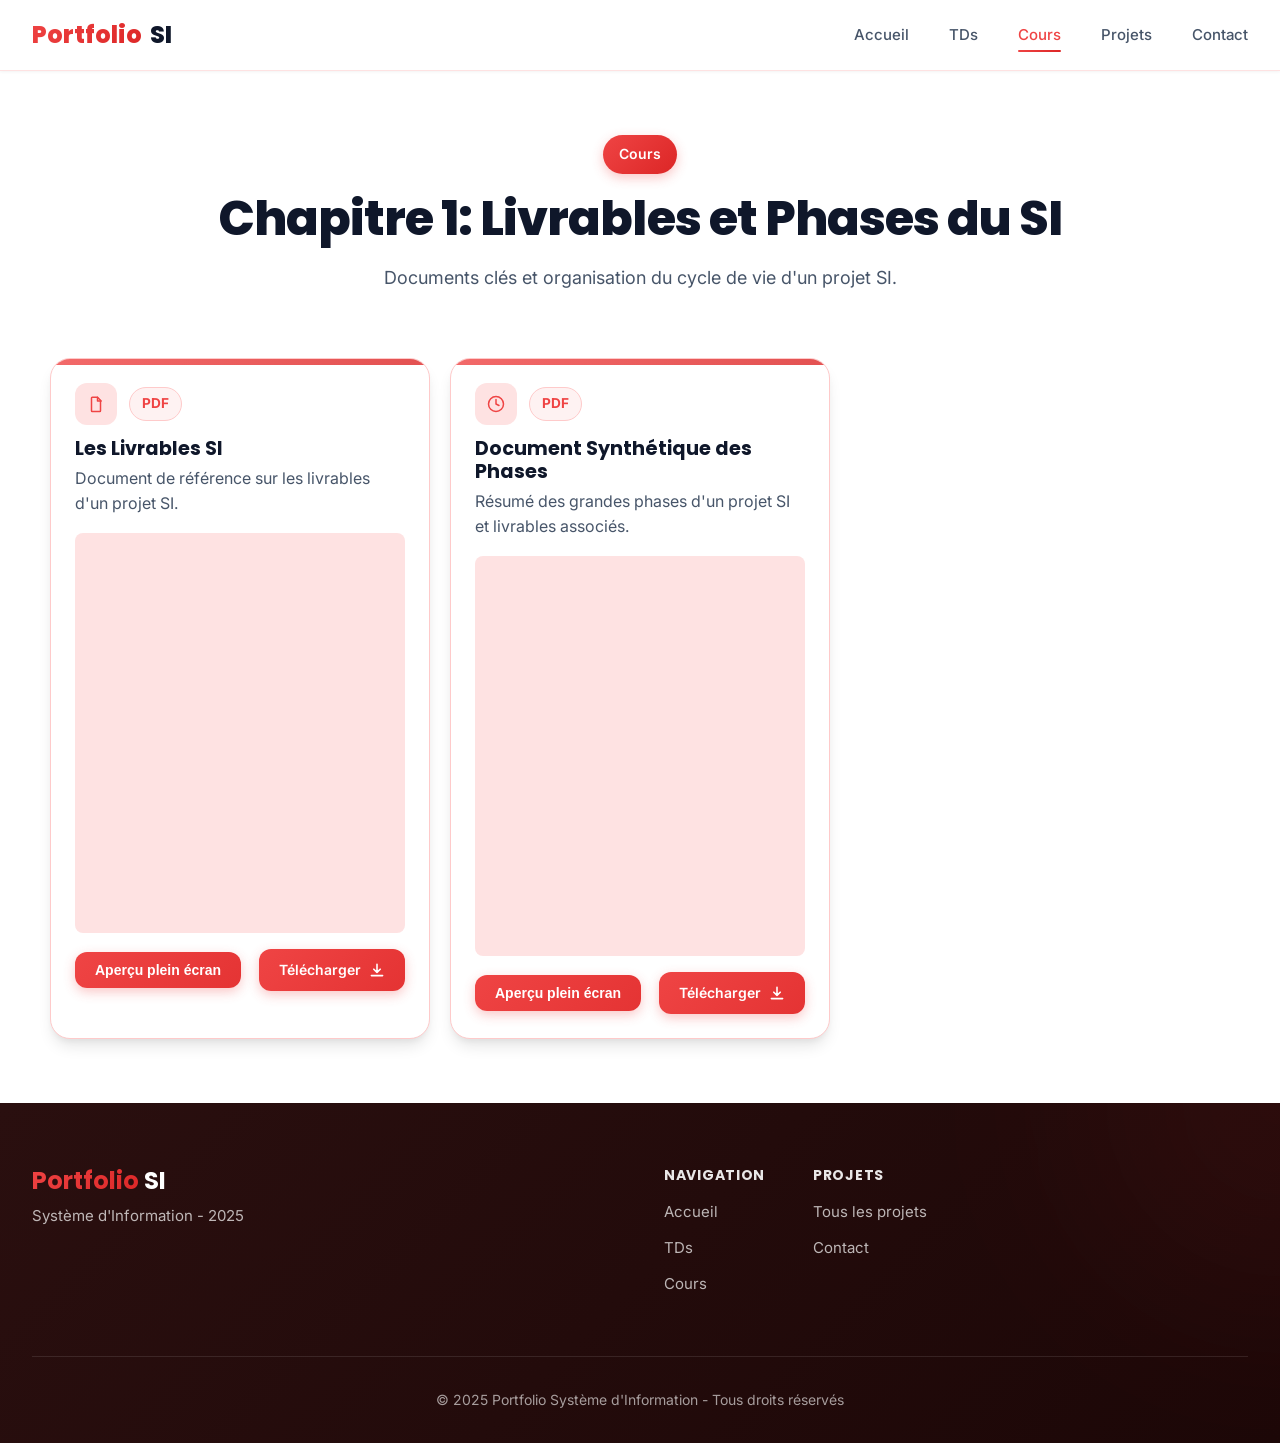
<file: cours1.html>
<!DOCTYPE html>
<html lang="fr">
<head>
    <meta charset="UTF-8">
    <meta name="viewport" content="width=device-width, initial-scale=1.0">
    <title>Cours 1: Livrables et Phases</title>
    <link rel="preconnect" href="https://fonts.googleapis.com">
    <link rel="preconnect" href="https://fonts.gstatic.com" crossorigin>
    <link href="https://fonts.googleapis.com/css2?family=Inter:wght@300;400;500;600;700;800&family=Poppins:wght@600;700;800&display=swap" rel="stylesheet">
    <link rel="stylesheet" href="style.css">
</head>
<body>
    <!-- Navbar (Identique aux autres pages) -->
    <nav class="navbar">
        <div class="nav-container">
            <a href="index.html" class="nav-logo">
                <span class="logo-gradient">Portfolio</span> SI
            </a>
            <ul class="nav-menu">
                <li><a href="index.html#accueil" class="nav-link">Accueil</a></li>
                <li><a href="index.html#tds" class="nav-link">TDs</a></li>
                <li><a href="index.html#cours" class="nav-link active">Cours</a></li>
                <li><a href="index.html#projets" class="nav-link">Projets</a></li>
                <li><a href="index.html#contact" class="nav-link">Contact</a></li>
            </ul>
        </div>
    </nav>

    <!-- Section Contenu du Cours -->
    <section class="section">
        <div class="container">
            <div class="section-header">
                <span class="section-badge">Cours</span>
                <h2 class="section-title">Chapitre 1: Livrables et Phases du SI</h2>
                <p class="section-description">Documents clés et organisation du cycle de vie d'un projet SI.</p>
            </div>
            
            <div class="resource-grid">
                <article class="resource-card">
                    <div class="resource-top">
                        <div class="resource-icon">
                            <svg width="18" height="18" viewBox="0 0 24 24" fill="none" stroke="currentColor" stroke-width="2" stroke-linecap="round" stroke-linejoin="round">
                                <path d="M7 3h7l4 4v14a1 1 0 0 1-1 1H7a1 1 0 0 1-1-1V4a1 1 0 0 1 1-1z"></path>
                                <path d="M14 3v5h5"></path>
                            </svg>
                        </div>
                        <span class="resource-chip">PDF</span>
                    </div>
                    <h3>Les Livrables SI</h3>
                    <p>Document de référence sur les livrables d'un projet SI.</p>
                    <iframe src="image/Les livrables SI doc1.pdf" class="card-preview card-preview-pdf" title="Aperçu PDF Les livrables SI"></iframe>
                    <div class="resource-actions">
                        <button class="btn btn-small open-modal" data-src="image/Les livrables SI doc1.pdf">
                            <span>Aperçu plein écran</span>
                        </button>
                        <a href="image/Les livrables SI doc1.pdf" class="btn btn-small" download>
                            <span>Télécharger</span>
                            <svg width="16" height="16" viewBox="0 0 20 20" fill="none"><path d="M10 3V13M10 13L6 9M10 13L14 9M3 17H17" stroke="currentColor" stroke-width="2" stroke-linecap="round" stroke-linejoin="round"/></svg>
                        </a>
                    </div>
                </article>

                <article class="resource-card">
                    <div class="resource-top">
                        <div class="resource-icon">
                            <svg width="18" height="18" viewBox="0 0 24 24" fill="none" stroke="currentColor" stroke-width="2" stroke-linecap="round" stroke-linejoin="round">
                                <circle cx="12" cy="12" r="10"></circle>
                                <path d="M12 6v6l4 2"></path>
                            </svg>
                        </div>
                        <span class="resource-chip">PDF</span>
                    </div>
                    <h3>Document Synthétique des Phases</h3>
                    <p>Résumé des grandes phases d'un projet SI et livrables associés.</p>
                    <iframe src="image/synthétiquedesphases.pdf" class="card-preview card-preview-pdf" title="Aperçu PDF Synthèse des phases"></iframe>
                    <div class="resource-actions">
                        <button class="btn btn-small open-modal" data-src="image/synthétiquedesphases.pdf">
                            <span>Aperçu plein écran</span>
                        </button>
                        <a href="image/Document synthétique des phases.pdf" class="btn btn-small" download>
                            <span>Télécharger</span>
                            <svg width="16" height="16" viewBox="0 0 20 20" fill="none"><path d="M10 3V13M10 13L6 9M10 13L14 9M3 17H17" stroke="currentColor" stroke-width="2" stroke-linecap="round" stroke-linejoin="round"/></svg>
                        </a>
                    </div>
                </article>
            </div>
        </div>
    </section>

    <div class="modal hidden" id="docModal">
        <div class="modal-backdrop" id="docModalClose"></div>
        <div class="modal-body">
            <div class="modal-header">
                <h4 class="modal-title">Aperçu du document</h4>
                <button class="modal-close" id="docModalCloseBtn" aria-label="Fermer">×</button>
            </div>
            <iframe id="docFrame" class="modal-frame" title="Aperçu plein écran"></iframe>
        </div>
    </div>

    <!-- Footer (Identique) -->
    <footer class="footer">
        <div class="footer-background"><div class="footer-orb"></div></div>
        <div class="container">
            <div class="footer-content">
                <div class="footer-brand">
                    <h3 class="footer-logo"><span class="logo-gradient">Portfolio</span> SI</h3>
                    <p>Système d'Information - 2025</p>
                </div>
                <nav class="footer-nav">
                    <div class="footer-nav-group">
                        <h4>Navigation</h4>
                        <a href="index.html#accueil">Accueil</a>
                        <a href="index.html#tds">TDs</a>
                        <a href="index.html#cours">Cours</a>
                    </div>
                    <div class="footer-nav-group">
                        <h4>Projets</h4>
                        <a href="index.html#projets">Tous les projets</a>
                        <a href="index.html#contact">Contact</a>
                    </div>
                </nav>
            </div>
            <div class="footer-bottom">
                <p class="copyright">© 2025 Portfolio Système d'Information - Tous droits réservés</p>
            </div>
        </div>
    </footer>
    <script src="main.js"></script>
    <script>
        const modal = document.getElementById('docModal')
        const frame = document.getElementById('docFrame')
        const closeEls = [document.getElementById('docModalClose'), document.getElementById('docModalCloseBtn')]

        document.querySelectorAll('.open-modal').forEach((btn) => {
            btn.addEventListener('click', () => {
                const src = btn.dataset.src
                if (!src) return
                frame.src = src
                modal.classList.remove('hidden')
                document.body.style.overflow = 'hidden'
            })
        })

        const closeModal = () => {
            modal.classList.add('hidden')
            frame.src = ''
            document.body.style.overflow = 'auto'
        }

        closeEls.forEach((el) => el && el.addEventListener('click', closeModal))

        document.addEventListener('keydown', (e) => {
            if (e.key === 'Escape' && !modal.classList.contains('hidden')) {
                closeModal()
            }
        })
    </script>
</body>
</html>
</file>
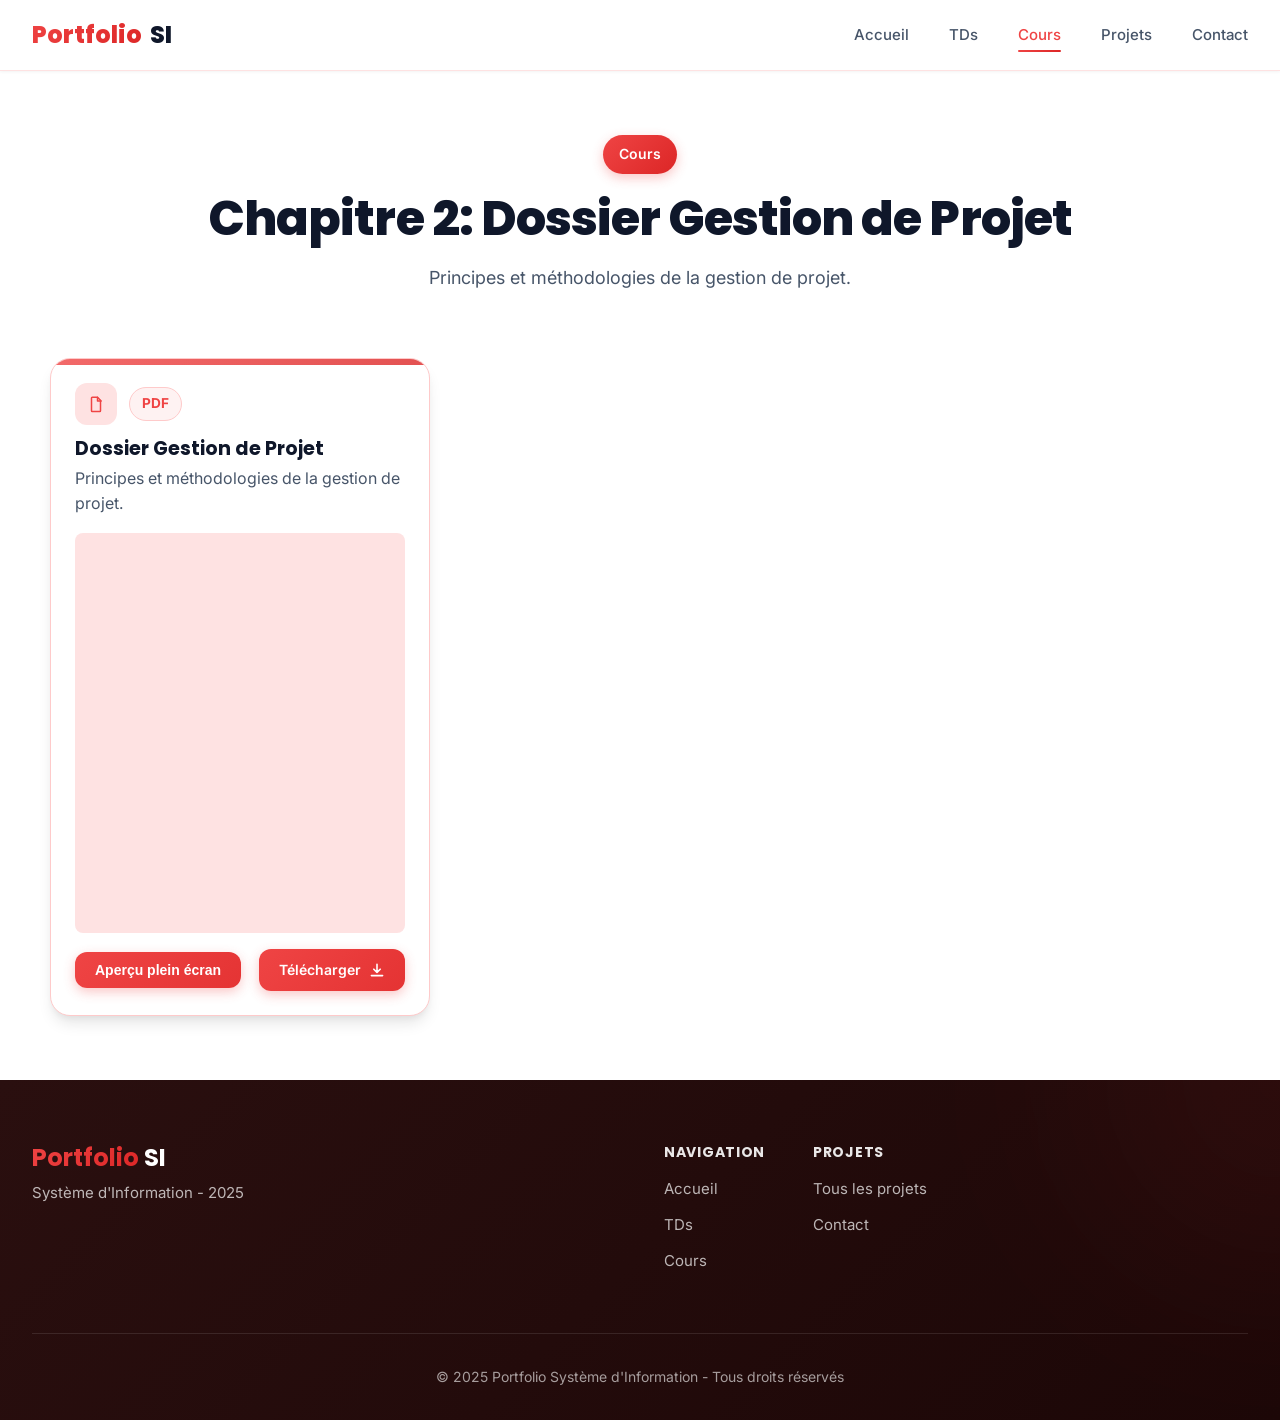
<file: cours2.html>
<!DOCTYPE html>
<html lang="fr">
<head>
    <meta charset="UTF-8">
    <meta name="viewport" content="width=device-width, initial-scale=1.0">
    <title>Cours 2: Gestion de Projet</title>
    <link rel="preconnect" href="https://fonts.googleapis.com">
    <link rel="preconnect" href="https://fonts.gstatic.com" crossorigin>
    <link href="https://fonts.googleapis.com/css2?family=Inter:wght@300;400;500;600;700;800&family=Poppins:wght@600;700;800&display=swap" rel="stylesheet">
    <link rel="stylesheet" href="style.css">
</head>
<body>
    <!-- Navbar -->
    <nav class="navbar">
        <div class="nav-container">
            <a href="index.html" class="nav-logo">
                <span class="logo-gradient">Portfolio</span> SI
            </a>
            <ul class="nav-menu">
                <li><a href="index.html#accueil" class="nav-link">Accueil</a></li>
                <li><a href="index.html#tds" class="nav-link">TDs</a></li>
                <li><a href="index.html#cours" class="nav-link active">Cours</a></li>
                <li><a href="index.html#projets" class="nav-link">Projets</a></li>
                <li><a href="index.html#contact" class="nav-link">Contact</a></li>
            </ul>
        </div>
    </nav>

    <!-- Section Contenu du Cours -->
    <section class="section">
        <div class="container">
            <div class="section-header">
                <span class="section-badge">Cours</span>
                <h2 class="section-title">Chapitre 2: Dossier Gestion de Projet</h2>
                <p class="section-description">Principes et méthodologies de la gestion de projet.</p>
            </div>
            
            <div class="resource-grid">
                <article class="resource-card">
                    <div class="resource-top">
                        <div class="resource-icon">
                            <svg width="18" height="18" viewBox="0 0 24 24" fill="none" stroke="currentColor" stroke-width="2" stroke-linecap="round" stroke-linejoin="round">
                                <path d="M7 3h7l4 4v14a1 1 0 0 1-1 1H7a1 1 0 0 1-1-1V4a1 1 0 0 1 1-1z"></path>
                                <path d="M14 3v5h5"></path>
                            </svg>
                        </div>
                        <span class="resource-chip">PDF</span>
                    </div>
                    <h3>Dossier Gestion de Projet</h3>
                    <p>Principes et méthodologies de la gestion de projet.</p>
                    <iframe src="image/dossier gestion projet.pdf" class="card-preview card-preview-pdf" title="Aperçu PDF Dossier Gestion de Projet"></iframe>
                    <div class="resource-actions">
                        <button class="btn btn-small open-modal" data-src="image/dossier gestion projet.pdf">
                            <span>Aperçu plein écran</span>
                        </button>
                        <a href="image/dossier gestion projet.pdf" class="btn btn-small" download>
                            <span>Télécharger</span>
                            <svg width="16" height="16" viewBox="0 0 20 20" fill="none"><path d="M10 3V13M10 13L6 9M10 13L14 9M3 17H17" stroke="currentColor" stroke-width="2" stroke-linecap="round" stroke-linejoin="round"/></svg>
                        </a>
                    </div>
                </article>
            </div>
        </div>
    </section>

    <div class="modal hidden" id="docModal">
        <div class="modal-backdrop" id="docModalClose"></div>
        <div class="modal-body">
            <div class="modal-header">
                <h4 class="modal-title">Aperçu du document</h4>
                <button class="modal-close" id="docModalCloseBtn" aria-label="Fermer">×</button>
            </div>
            <iframe id="docFrame" class="modal-frame" title="Aperçu plein écran"></iframe>
        </div>
    </div>

    <!-- Footer -->
    <footer class="footer">
        <div class="footer-background"><div class="footer-orb"></div></div>
        <div class="container">
            <div class="footer-content">
                <div class="footer-brand">
                    <h3 class="footer-logo"><span class="logo-gradient">Portfolio</span> SI</h3>
                    <p>Système d'Information - 2025</p>
                </div>
                <nav class="footer-nav">
                    <div class="footer-nav-group">
                        <h4>Navigation</h4>
                        <a href="index.html#accueil">Accueil</a>
                        <a href="index.html#tds">TDs</a>
                        <a href="index.html#cours">Cours</a>
                    </div>
                    <div class="footer-nav-group">
                        <h4>Projets</h4>
                        <a href="index.html#projets">Tous les projets</a>
                        <a href="index.html#contact">Contact</a>
                    </div>
                </nav>
            </div>
            <div class="footer-bottom">
                <p class="copyright">© 2025 Portfolio Système d'Information - Tous droits réservés</p>
            </div>
        </div>
    </footer>
    <script src="main.js"></script>
    <script>
        const modal = document.getElementById('docModal')
        const frame = document.getElementById('docFrame')
        const closeEls = [document.getElementById('docModalClose'), document.getElementById('docModalCloseBtn')]

        document.querySelectorAll('.open-modal').forEach((btn) => {
            btn.addEventListener('click', () => {
                const src = btn.dataset.src
                if (!src) return
                frame.src = src
                modal.classList.remove('hidden')
                document.body.style.overflow = 'hidden'
            })
        })

        const closeModal = () => {
            modal.classList.add('hidden')
            frame.src = ''
            document.body.style.overflow = 'auto'
        }

        closeEls.forEach((el) => el && el.addEventListener('click', closeModal))

        document.addEventListener('keydown', (e) => {
            if (e.key === 'Escape' && !modal.classList.contains('hidden')) {
                closeModal()
            }
        })
    </script>
</body>
</html>
</file>
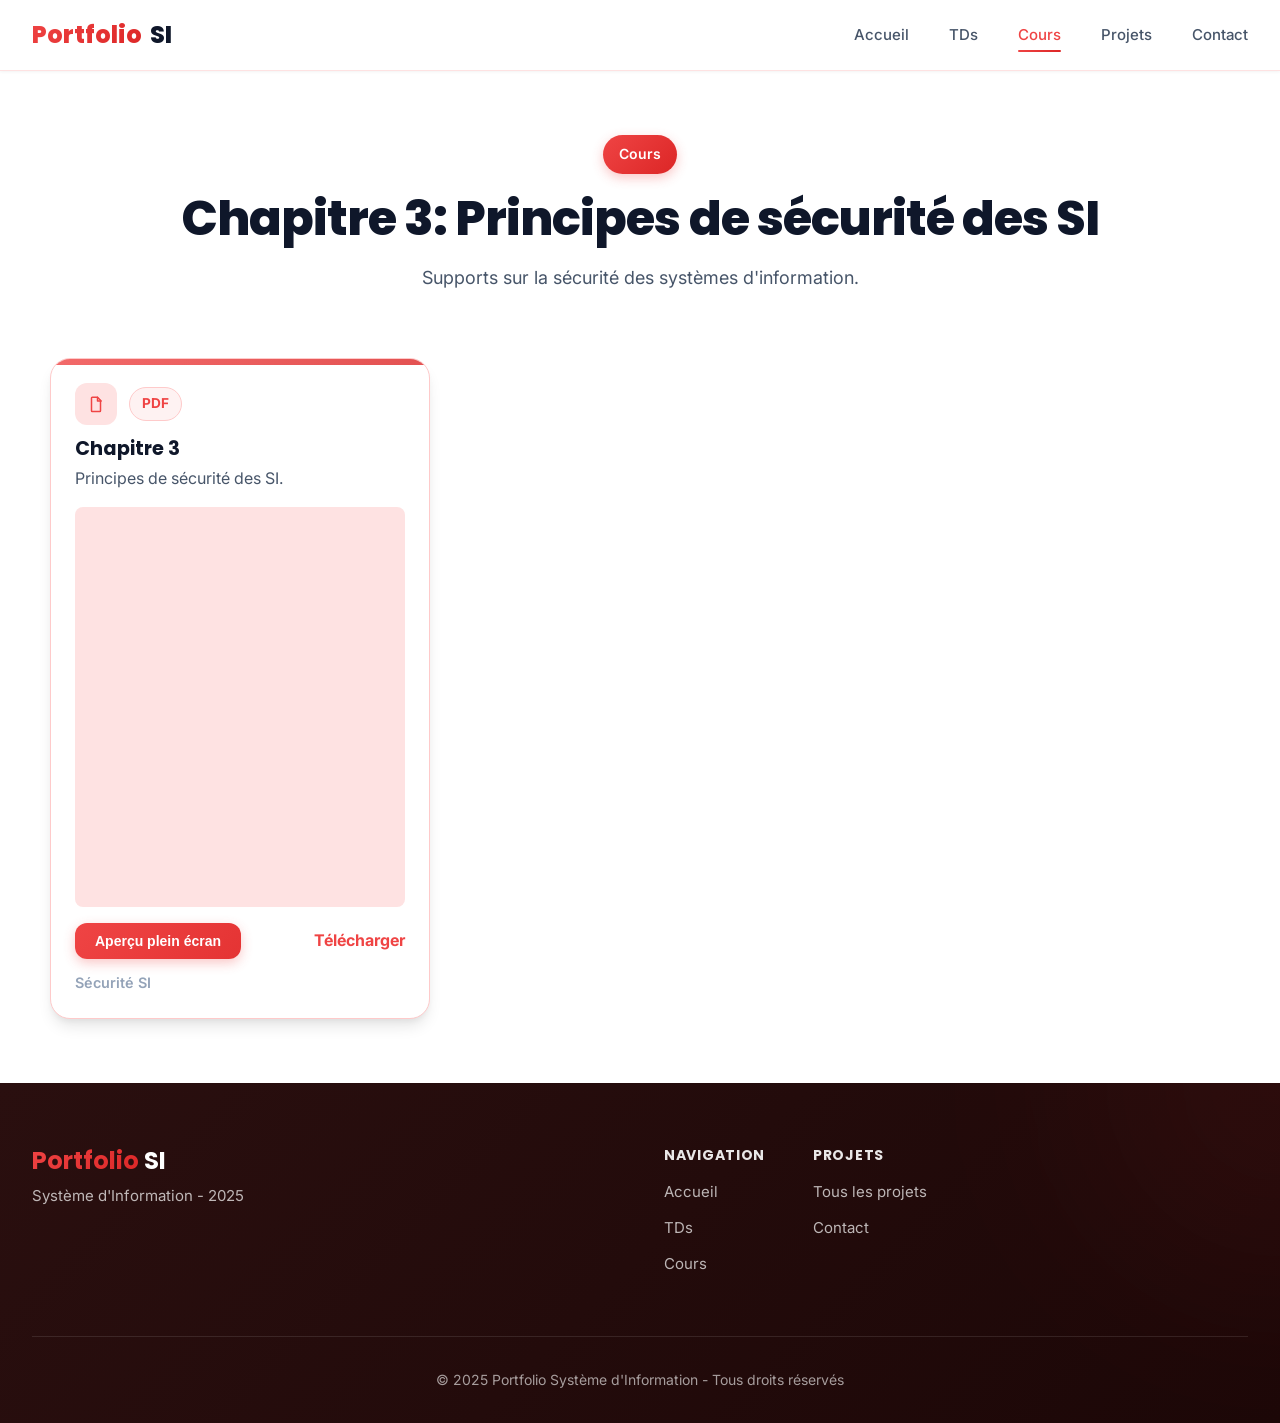
<file: cours3.html>
<!DOCTYPE html>
<html lang="fr">
<head>
    <meta charset="UTF-8">
    <meta name="viewport" content="width=device-width, initial-scale=1.0">
    <title>Cours 3: Principes de sécurité SI</title>
    <link rel="preconnect" href="https://fonts.googleapis.com">
    <link rel="preconnect" href="https://fonts.gstatic.com" crossorigin>
    <link href="https://fonts.googleapis.com/css2?family=Inter:wght@300;400;500;600;700;800&family=Poppins:wght@600;700;800&display=swap" rel="stylesheet">
    <link rel="stylesheet" href="style.css">
</head>
<body>
    <nav class="navbar">
        <div class="nav-container">
            <a href="index.html" class="nav-logo">
                <span class="logo-gradient">Portfolio</span> SI
            </a>
            <ul class="nav-menu">
                <li><a href="index.html#accueil" class="nav-link">Accueil</a></li>
                <li><a href="index.html#tds" class="nav-link">TDs</a></li>
                <li><a href="index.html#cours" class="nav-link active">Cours</a></li>
                <li><a href="index.html#projets" class="nav-link">Projets</a></li>
                <li><a href="index.html#contact" class="nav-link">Contact</a></li>
            </ul>
        </div>
    </nav>

    <section class="section">
        <div class="container">
            <div class="section-header">
                <span class="section-badge">Cours</span>
                <h2 class="section-title">Chapitre 3: Principes de sécurité des SI</h2>
                <p class="section-description">Supports sur la sécurité des systèmes d'information.</p>
            </div>

            <div class="resource-grid">
                <article class="resource-card">
                    <div class="resource-top">
                        <div class="resource-icon">
                            <svg width="18" height="18" viewBox="0 0 24 24" fill="none" stroke="currentColor" stroke-width="2" stroke-linecap="round" stroke-linejoin="round">
                                <path d="M7 3h7l4 4v14a1 1 0 0 1-1 1H7a1 1 0 0 1-1-1V4a1 1 0 0 1 1-1z"></path>
                                <path d="M14 3v5h5"></path>
                            </svg>
                        </div>
                        <span class="resource-chip">PDF</span>
                    </div>
                    <h3>Chapitre 3</h3>
                    <p>Principes de sécurité des SI.</p>
                    <iframe src="image/Chapitre3.pdf" class="card-preview card-preview-pdf" title="Aperçu Chapitre 3"></iframe>
                    <div class="resource-actions">
                        <button class="btn btn-small open-modal" data-src="image/Chapitre3.pdf">
                            <span>Aperçu plein écran</span>
                        </button>
                        <a class="text-link" href="image/Chapitre3.pdf" download>Télécharger</a>
                        <span class="resource-meta">Sécurité SI</span>
                    </div>
                </article>
            </div>
        </div>
    </section>

    <div class="modal hidden" id="docModal">
        <div class="modal-backdrop" id="docModalClose"></div>
        <div class="modal-body">
            <div class="modal-header">
                <h4 class="modal-title">Aperçu du document</h4>
                <button class="modal-close" id="docModalCloseBtn" aria-label="Fermer">×</button>
            </div>
            <iframe id="docFrame" class="modal-frame" title="Aperçu plein écran"></iframe>
        </div>
    </div>

    <footer class="footer">
        <div class="footer-background"><div class="footer-orb"></div></div>
        <div class="container">
            <div class="footer-content">
                <div class="footer-brand">
                    <h3 class="footer-logo"><span class="logo-gradient">Portfolio</span> SI</h3>
                    <p>Système d'Information - 2025</p>
                </div>
                <nav class="footer-nav">
                    <div class="footer-nav-group">
                        <h4>Navigation</h4>
                        <a href="index.html#accueil">Accueil</a>
                        <a href="index.html#tds">TDs</a>
                        <a href="index.html#cours">Cours</a>
                    </div>
                    <div class="footer-nav-group">
                        <h4>Projets</h4>
                        <a href="index.html#projets">Tous les projets</a>
                        <a href="index.html#contact">Contact</a>
                    </div>
                </nav>
            </div>
            <div class="footer-bottom">
                <p class="copyright">© 2025 Portfolio Système d'Information - Tous droits réservés</p>
            </div>
        </div>
    </footer>
    <script src="main.js"></script>
    <script>
        const modal = document.getElementById('docModal')
        const frame = document.getElementById('docFrame')
        const closeEls = [document.getElementById('docModalClose'), document.getElementById('docModalCloseBtn')]

        document.querySelectorAll('.open-modal').forEach((btn) => {
            btn.addEventListener('click', () => {
                const src = btn.dataset.src
                if (!src) return
                frame.src = src
                modal.classList.remove('hidden')
                document.body.style.overflow = 'hidden'
            })
        })

        const closeModal = () => {
            modal.classList.add('hidden')
            frame.src = ''
            document.body.style.overflow = 'auto'
        }

        closeEls.forEach((el) => el && el.addEventListener('click', closeModal))

        document.addEventListener('keydown', (e) => {
            if (e.key === 'Escape' && !modal.classList.contains('hidden')) {
                closeModal()
            }
        })
    </script>
</body>
</html>
</file>
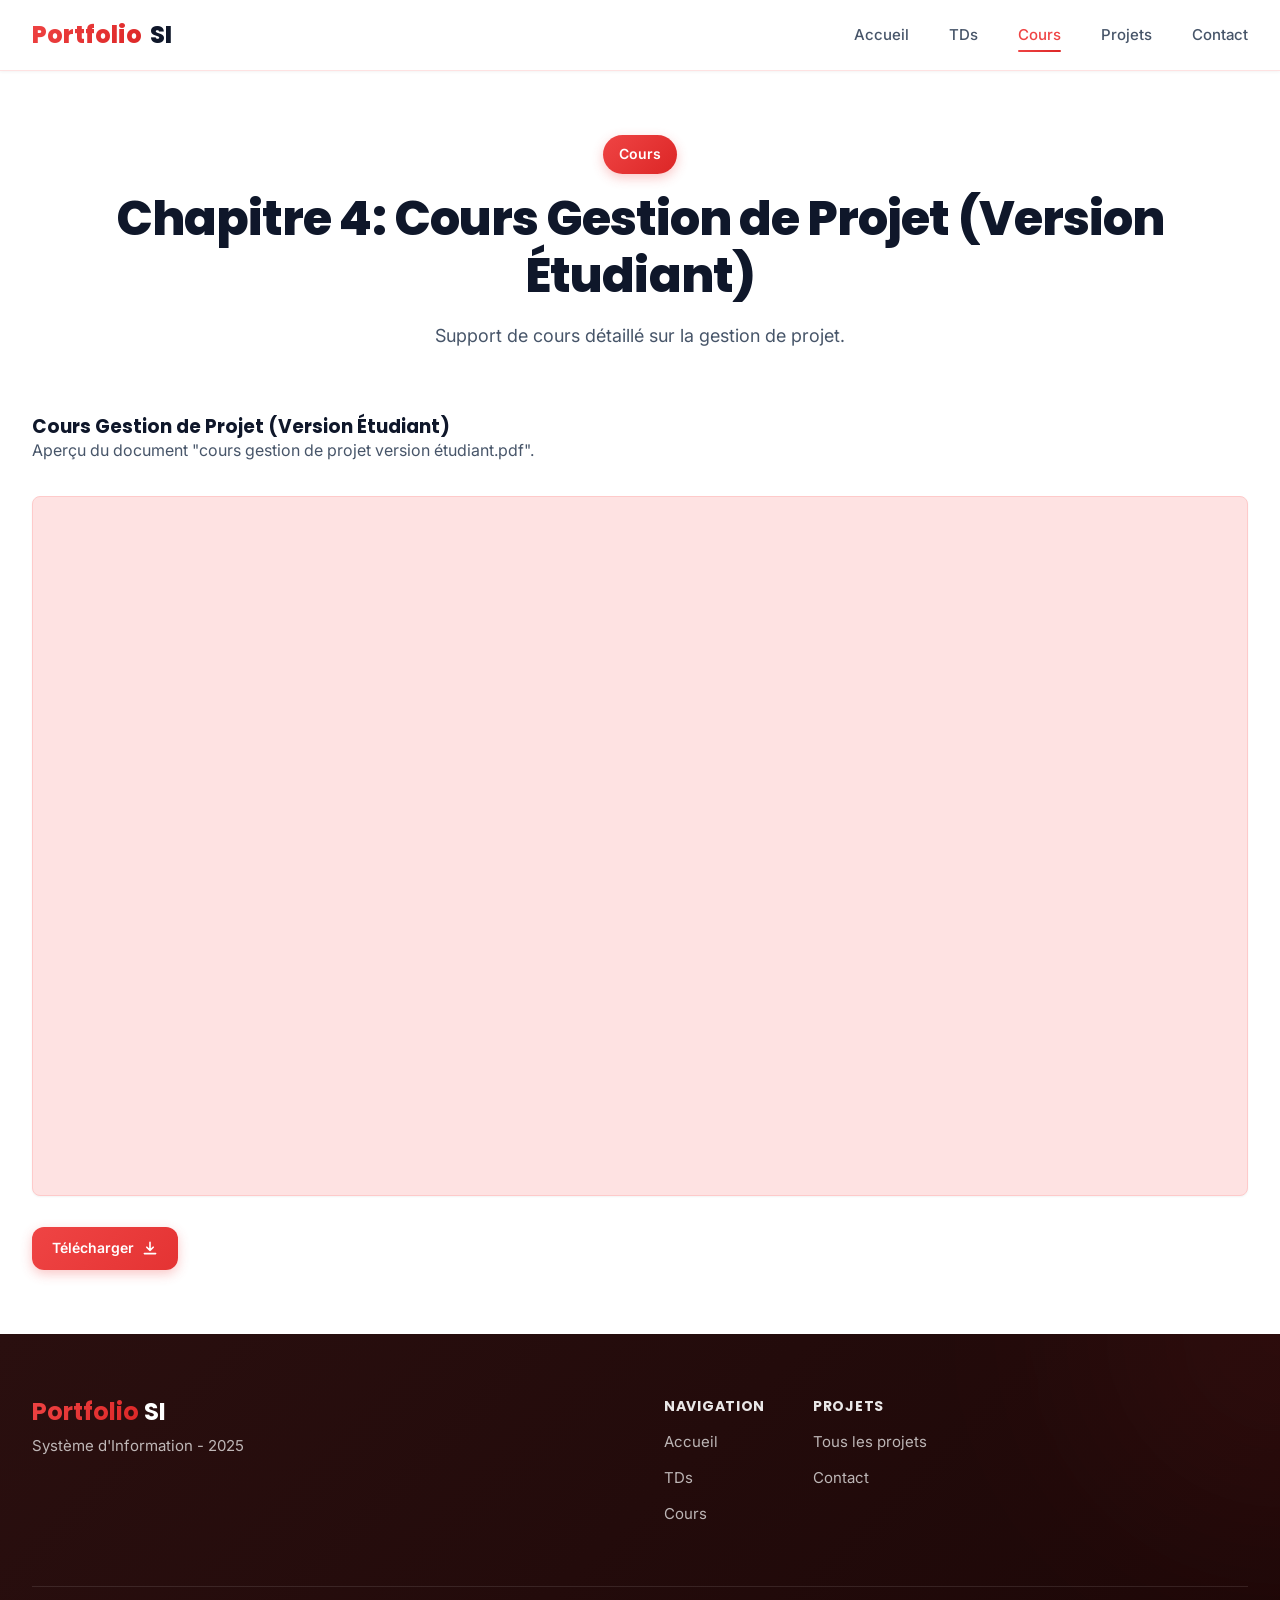
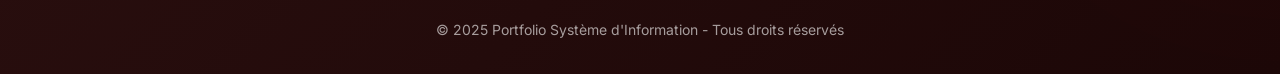
<file: cours4.html>
<!DOCTYPE html>
<html lang="fr">
<head>
    <meta charset="UTF-8">
    <meta name="viewport" content="width=device-width, initial-scale=1.0">
    <title>Cours 4: Gestion de Projet (Étudiant)</title>
    <link rel="preconnect" href="https://fonts.googleapis.com">
    <link rel="preconnect" href="https://fonts.gstatic.com" crossorigin>
    <link href="https://fonts.googleapis.com/css2?family=Inter:wght@300;400;500;600;700;800&family=Poppins:wght@600;700;800&display=swap" rel="stylesheet">
    <link rel="stylesheet" href="style.css">
</head>
<body>
    <!-- Navbar -->
    <nav class="navbar">
        <div class="nav-container">
            <a href="index.html" class="nav-logo">
                <span class="logo-gradient">Portfolio</span> SI
            </a>
            <ul class="nav-menu">
                <li><a href="index.html#accueil" class="nav-link">Accueil</a></li>
                <li><a href="index.html#tds" class="nav-link">TDs</a></li>
                <li><a href="index.html#cours" class="nav-link active">Cours</a></li>
                <li><a href="index.html#projets" class="nav-link">Projets</a></li>
                <li><a href="index.html#contact" class="nav-link">Contact</a></li>
            </ul>
        </div>
    </nav>

    <!-- Section Contenu du Cours -->
    <section class="section">
        <div class="container">
            <div class="section-header">
                <span class="section-badge">Cours</span>
                <h2 class="section-title">Chapitre 4: Cours Gestion de Projet (Version Étudiant)</h2>
                <p class="section-description">Support de cours détaillé sur la gestion de projet.</p>
            </div>
            
            <div class="resources">
                <h3 style="margin-top: var(--spacing-lg);">Cours Gestion de Projet (Version Étudiant)</h3>
                <p class="card-description" style="margin-bottom: var(--spacing-sm); color: var(--text-secondary);">Aperçu du document "cours gestion de projet version étudiant.pdf".</p>
                
                <!-- Prévisualisation PDF -->
                <iframe 
                    src="image/cours gestion de projet version étudiant.pdf" 
                    class="pdf-viewer" 
                    title="Aperçu PDF Cours Gestion de Projet (Étudiant)">
                    Votre navigateur ne supporte pas les iframes. <a href="image/cours gestion de projet version étudiant.pdf">Télécharger le PDF</a>.
                </iframe>
                
                <a href="image/cours gestion de projet version étudiant.pdf" class="btn btn-small" download>
                    <span>Télécharger</span>
                    <svg width="16" height="16" viewBox="0 0 20 20" fill="none"><path d="M10 3V13M10 13L6 9M10 13L14 9M3 17H17" stroke="currentColor" stroke-width="2" stroke-linecap="round" stroke-linejoin="round"/></svg>
                </a>
            </div>
        </div>
    </section>

    <!-- Footer -->
    <footer class="footer">
        <div class="footer-background"><div class="footer-orb"></div></div>
        <div class="container">
            <div class="footer-content">
                <div class="footer-brand">
                    <h3 class="footer-logo"><span class="logo-gradient">Portfolio</span> SI</h3>
                    <p>Système d'Information - 2025</p>
                </div>
                <nav class="footer-nav">
                    <div class="footer-nav-group">
                        <h4>Navigation</h4>
                        <a href="index.html#accueil">Accueil</a>
                        <a href="index.html#tds">TDs</a>
                        <a href="index.html#cours">Cours</a>
                    </div>
                    <div class="footer-nav-group">
                        <h4>Projets</h4>
                        <a href="index.html#projets">Tous les projets</a>
                        <a href="index.html#contact">Contact</a>
                    </div>
                </nav>
            </div>
            <div class="footer-bottom">
                <p class="copyright">© 2025 Portfolio Système d'Information - Tous droits réservés</p>
            </div>
        </div>
    </footer>
    <script src="main.js"></script>
</body>
</html>
</file>
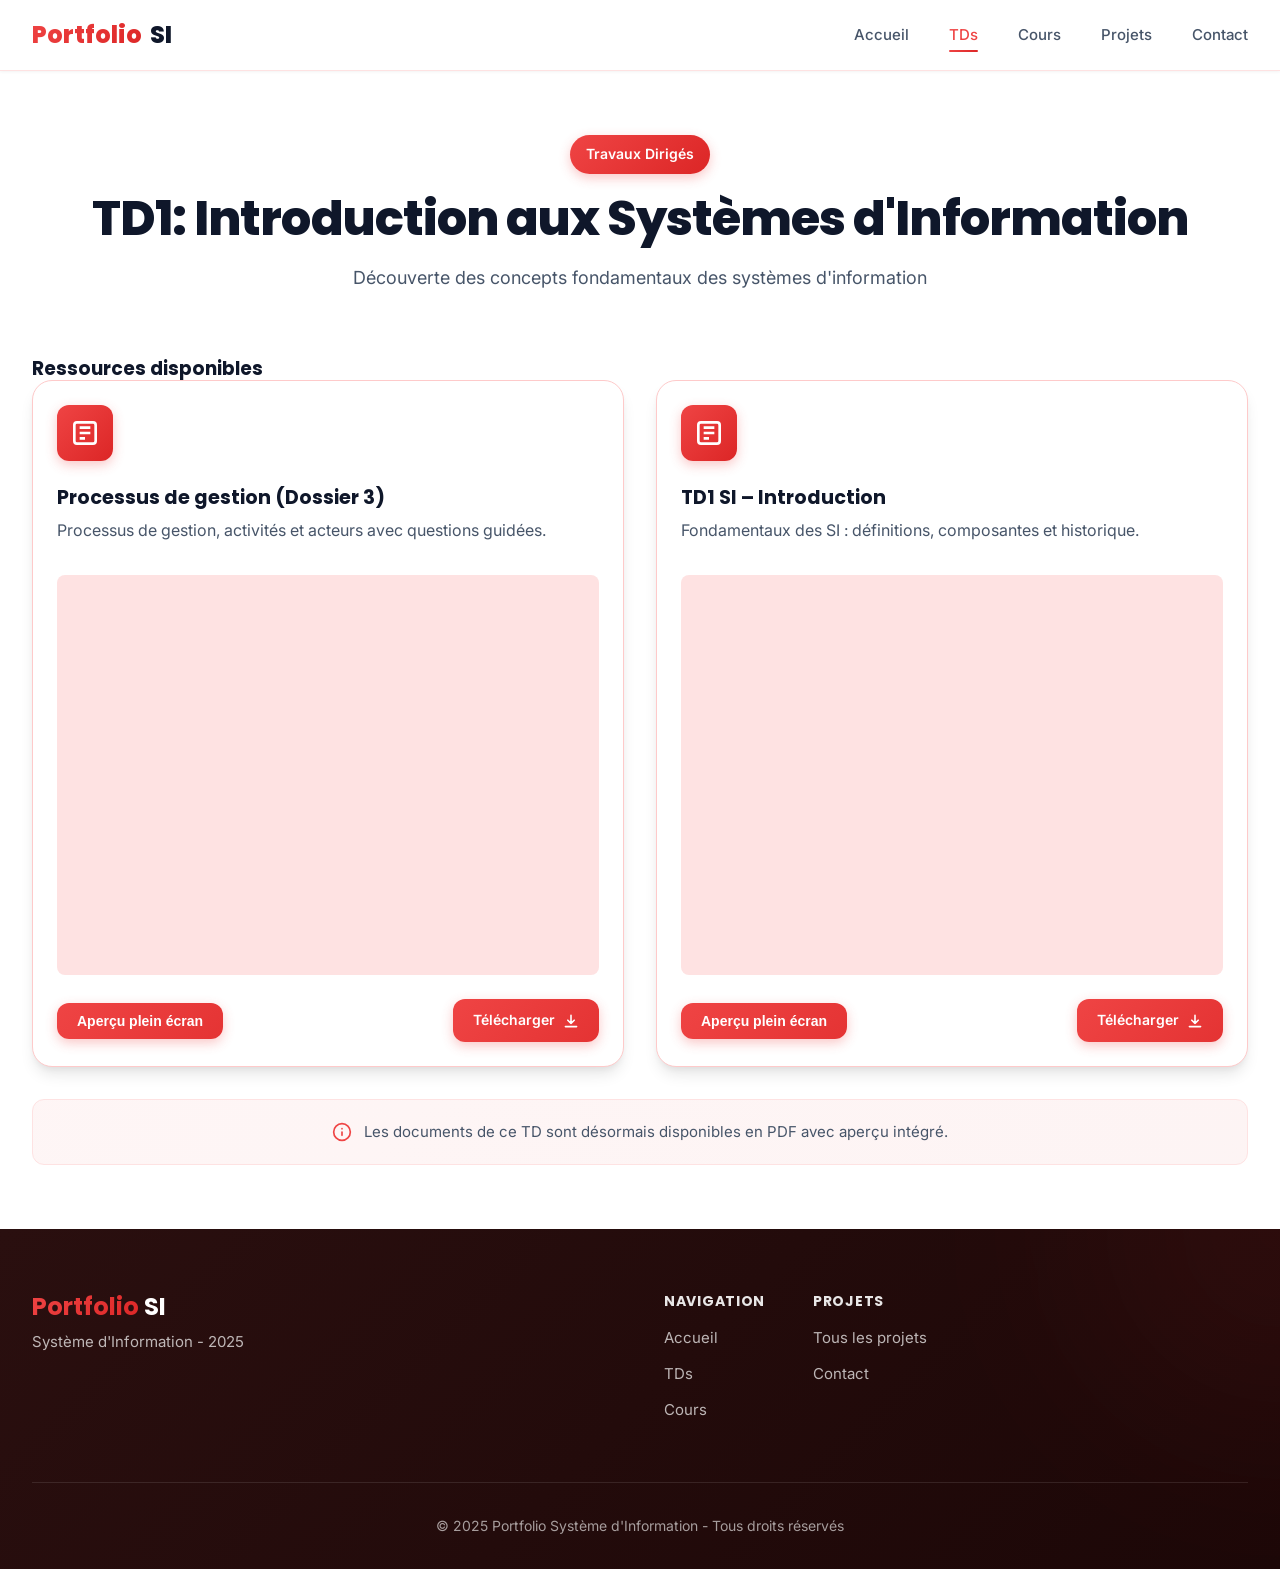
<file: td1.html>
<!DOCTYPE html>
<html lang="fr">
<head>
    <meta charset="UTF-8">
    <meta name="viewport" content="width=device-width, initial-scale=1.0">
    <title>TD1: Introduction aux Systèmes d'Information</title>
    <link rel="preconnect" href="https://fonts.googleapis.com">
    <link rel="preconnect" href="https://fonts.gstatic.com" crossorigin>
    <link href="https://fonts.googleapis.com/css2?family=Inter:wght@300;400;500;600;700;800&family=Poppins:wght@600;700;800&display=swap" rel="stylesheet">
    <link rel="stylesheet" href="style.css">
    <!-- Les styles du modal ont été retirés et remplacés par les classes dans style.css -->
</head>
<body>
    <nav class="navbar">
        <div class="nav-container">
            <a href="index.html" class="nav-logo">
                <span class="logo-gradient">Portfolio</span> SI
            </a>
            <ul class="nav-menu">
                <li><a href="index.html#accueil" class="nav-link">Accueil</a></li>
                <li><a href="index.html#tds" class="nav-link active">TDs</a></li>
                <li><a href="index.html#cours" class="nav-link">Cours</a></li>
                <li><a href="index.html#projets" class="nav-link">Projets</a></li>
                <li><a href="index.html#contact" class="nav-link">Contact</a></li>
            </ul>
        </div>
    </nav>

    <section class="section">
        <div class="container">
            <div class="section-header">
                <span class="section-badge">Travaux Dirigés</span>
                <h2 class="section-title">TD1: Introduction aux Systèmes d'Information</h2>
                <p class="section-description">Découverte des concepts fondamentaux des systèmes d'information</p>
            </div>
            <div class="resources">
                <h3>Ressources disponibles</h3>
                <div class="cards-grid">
                    <!-- Carte 1: PGI Exercice (Retirée car fichier source manquant) -->
                    
                    <!-- Carte 2: dossier 3 -->
                    <div class="card resource-card">
                        <div class="card-icon">
                            <svg width="32" height="32" viewBox="0 0 24 24" fill="none">
                                <rect x="4" y="4" width="16" height="16" rx="2" stroke="currentColor" stroke-width="2"/>
                                <path d="M8 8H16M8 12H16M8 16H12" stroke="currentColor" stroke-width="2"/>
                            </svg>
                        </div>
                        <h3>Processus de gestion (Dossier 3)</h3>
                        <p class="card-description">Processus de gestion, activités et acteurs avec questions guidées.</p>
                        
                        <!-- Aperçu PDF (1re page) -->
                        <iframe src="image/dossier 3.pdf" class="card-preview card-preview-pdf" title="Aperçu dossier 3 PDF"></iframe>
                        
                        <div class="resource-actions">
                            <button class="btn btn-small open-modal" data-src="image/dossier 3.pdf">
                                <span>Aperçu plein écran</span>
                            </button>
                            <a href="image/dossier 3.pdf" class="btn btn-small" download="dossier 3.pdf">
                                <span>Télécharger</span>
                                <svg width="16" height="16" viewBox="0 0 20 20" fill="none">
                                    <path d="M10 3V13M10 13L6 9M10 13L14 9M3 17H17" stroke="currentColor" stroke-width="2" stroke-linecap="round" stroke-linejoin="round"/>
                                </svg>
                            </a>
                        </div>
                    </div>
                    
                    <!-- Carte 3: TD 1 SI 2 -->
                    <div class="card resource-card">
                        <div class="card-icon">
                            <svg width="32" height="32" viewBox="0 0 24 24" fill="none">
                                <rect x="4" y="4" width="16" height="16" rx="2" stroke="currentColor" stroke-width="2"/>
                                <path d="M8 8H16M8 12H16M8 16H12" stroke="currentColor" stroke-width="2"/>
                            </svg>
                        </div>
                        <h3>TD1 SI – Introduction</h3>
                        <p class="card-description">Fondamentaux des SI : définitions, composantes et historique.</p>
                        
                        <!-- Aperçu PDF -->
                        <iframe src="image/TD 1 SI 2.pdf" class="card-preview card-preview-pdf" title="Aperçu TD 1 SI 2 PDF"></iframe>

                        <div class="resource-actions">
                            <button class="btn btn-small open-modal" data-src="image/TD 1 SI 2.pdf">
                                <span>Aperçu plein écran</span>
                            </button>
                            <a href="image/TD 1 SI 2.pdf" class="btn btn-small" download="TD 1 SI 2.pdf">
                                <span>Télécharger</span>
                                <svg width="16" height="16" viewBox="0 0 20 20" fill="none">
                                    <path d="M10 3V13M10 13L6 9M10 13L14 9M3 17H17" stroke="currentColor" stroke-width="2" stroke-linecap="round" stroke-linejoin="round"/>
                                </svg>
                            </a>
                        </div>
                    </div>
                </div>
            </div>
            <div class="info-note">
                <svg width="20" height="20" viewBox="0 0 24 24" fill="none">
                    <circle cx="12" cy="12" r="10" stroke="currentColor" stroke-width="2"/>
                    <path d="M12 16V12M12 8H12.01" stroke="currentColor" stroke-width="2" stroke-linecap="round"/>
                </svg>
                <span>Les documents de ce TD sont désormais disponibles en PDF avec aperçu intégré.</span>
            </div>
        </div>
    </section>

    <!-- Le Modal a été retiré -->
    <div class="modal hidden" id="docModal">
        <div class="modal-backdrop" id="docModalClose"></div>
        <div class="modal-body">
            <div class="modal-header">
                <h4 class="modal-title">Aperçu du document</h4>
                <button class="modal-close" id="docModalCloseBtn" aria-label="Fermer">×</button>
            </div>
            <iframe id="docFrame" class="modal-frame" title="Aperçu plein écran"></iframe>
        </div>
    </div>

    <footer class="footer">
        <div class="footer-background">
            <div class="footer-orb"></div>
        </div>
        <div class="container">
            <div class="footer-content">
                <div class="footer-brand">
                    <h3 class="footer-logo">
                        <span class="logo-gradient">Portfolio</span> SI
                    </h3>
                    <p>Système d'Information - 2025</p>
                </div>
                <nav class="footer-nav">
                    <div class="footer-nav-group">
                        <h4>Navigation</h4>
                        <a href="index.html#accueil">Accueil</a>
                        <a href="index.html#tds">TDs</a>
                        <a href="index.html#cours">Cours</a>
                    </div>
                    <div class="footer-nav-group">
                        <h4>Projets</h4>
                        <a href="index.html#projets">Tous les projets</a>
                        <a href="index.html#contact">Contact</a>
                    </div>
                </nav>
            </div>
            <div class="footer-bottom">
                <p class="copyright">© 2025 Portfolio Système d'Information - Tous droits réservés</p>
            </div>
        </div>
    </footer>

    <script>
        const modal = document.getElementById('docModal')
        const frame = document.getElementById('docFrame')
        const closeEls = [document.getElementById('docModalClose'), document.getElementById('docModalCloseBtn')]

        document.querySelectorAll('.open-modal').forEach((btn) => {
            btn.addEventListener('click', () => {
                const src = btn.dataset.src
                if (!src) return
                frame.src = src
                modal.classList.remove('hidden')
                document.body.style.overflow = 'hidden'
            })
        })

        const closeModal = () => {
            modal.classList.add('hidden')
            frame.src = ''
            document.body.style.overflow = 'auto'
        }

        closeEls.forEach((el) => el && el.addEventListener('click', closeModal))

        document.addEventListener('keydown', (e) => {
            if (e.key === 'Escape' && !modal.classList.contains('hidden')) {
                closeModal()
            }
        })
    </script>
</body>
</html>
</file>
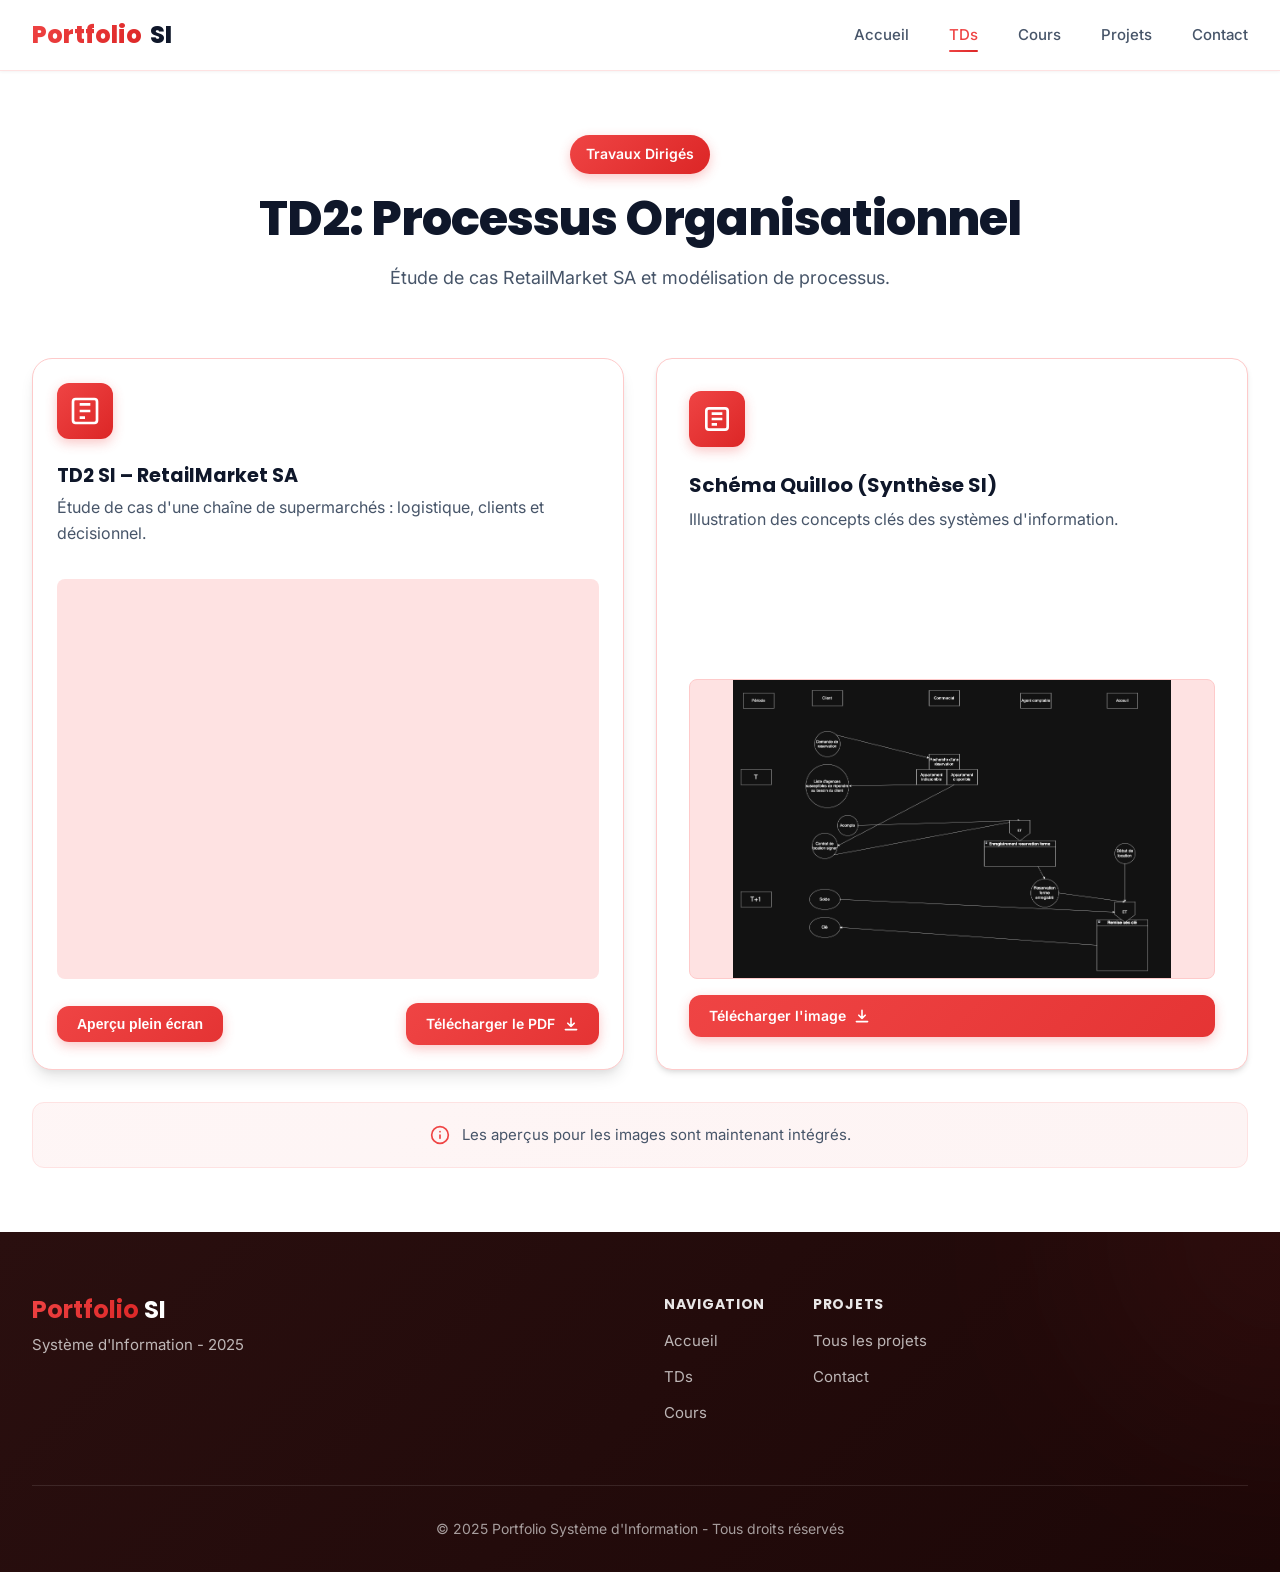
<file: td2.html>
<!DOCTYPE html>
<html lang="fr">
<head>
    <meta charset="UTF-8">
    <meta name="viewport" content="width=device-width, initial-scale=1.0">
    <title>TD2: Processus Organisationnel</title>
    <link rel="preconnect" href="https://fonts.googleapis.com">
    <link rel="preconnect" href="https://fonts.gstatic.com" crossorigin>
    <link href="https://fonts.googleapis.com/css2?family=Inter:wght@300;400;500;600;700;800&family=Poppins:wght@600;700;800&display=swap" rel="stylesheet">
    <link rel="stylesheet" href="style.css">
    <!-- Les styles du modal ont été retirés -->
</head>
<body>
    <nav class="navbar">
        <div class="nav-container">
            <a href="index.html" class="nav-logo">
                <span class="logo-gradient">Portfolio</span> SI
            </a>
            <ul class="nav-menu">
                <li><a href="index.html#accueil" class="nav-link">Accueil</a></li>
                <li><a href="index.html#tds" class="nav-link active">TDs</a></li>
                <li><a href="index.html#cours" class="nav-link">Cours</a></li>
                <li><a href="index.html#projets" class="nav-link">Projets</a></li>
                <li><a href="index.html#contact" class="nav-link">Contact</a></li>
            </ul>
        </div>
    </nav>

    <section class="section">
        <div class="container">
            <div class="section-header">
                <span class="section-badge">Travaux Dirigés</span>
                <h2 class="section-title">TD2: Processus Organisationnel</h2>
                <p class="section-description">Étude de cas RetailMarket SA et modélisation de processus.</p>
            </div>
            <div class="resources">
                <div class="cards-grid">
                    <!-- Carte 1: TD2 SI -->
                    <div class="card resource-card">
                        <div class="card-icon">
                            <svg width="32" height="32" viewBox="0 0 24 24" fill="none">
                                <path d="M19 3H5C3.89543 3 3 3.89543 3 5V19C3 20.1046 3.89543 21 5 21H19C20.1046 21 21 20.1046 21 19V5C21 3.89543 20.1046 3 19 3Z" stroke="currentColor" stroke-width="2"/>
                                <path d="M8 7H16M8 12H16M8 17H12" stroke="currentColor" stroke-width="2"/>
                            </svg>
                        </div>
                        <h3>TD2 SI – RetailMarket SA</h3>
                        <p class="card-description">Étude de cas d'une chaîne de supermarchés : logistique, clients et décisionnel.</p>
                        
                        <!-- Aperçu PDF -->
                        <iframe src="image/TD2-SI.pdf" class="card-preview card-preview-pdf" title="Aperçu TD2 SI PDF"></iframe>

                        <div class="resource-actions">
                            <button class="btn btn-small open-modal" data-src="image/TD2-SI.pdf">
                                <span>Aperçu plein écran</span>
                            </button>
                            <a href="image/TD2-SI.pdf" class="btn btn-small" download="TD2-SI.pdf">
                                <span>Télécharger le PDF</span>
                                <svg width="16" height="16" viewBox="0 0 20 20" fill="none">
                                    <path d="M10 3V13M10 13L6 9M10 13L14 9M3 17H17" stroke="currentColor" stroke-width="2" stroke-linecap="round" stroke-linejoin="round"/>
                                </svg>
                            </a>
                        </div>
                    </div>
                    
                    <!-- Carte 2: QuillooSchema -->
                    <div class="card">
                        <div class="card-icon">
                            <svg width="32" height="32" viewBox="0 0 24 24" fill="none">
                                <rect x="4" y="4" width="16" height="16" rx="2" stroke="currentColor" stroke-width="2"/>
                                <path d="M8 8H16M8 12H16M8 16H12" stroke="currentColor" stroke-width="2"/>
                            </svg>
                        </div>
                        <h3>Schéma Quilloo (Synthèse SI)</h3>
                        <p class="card-description">Illustration des concepts clés des systèmes d'information.</p>
                        
                        <!-- Aperçu Image -->
                        <img src="image/QuillooSchema.png" alt="Aperçu QuillooSchema" class="card-preview card-preview-image">

                        <a href="image/QuillooSchema.png" class="btn btn-small" download="QuillooSchema.png">
                            <span>Télécharger l'image</span>
                            <svg width="16" height="16" viewBox="0 0 20 20" fill="none">
                                <path d="M10 3V13M10 13L6 9M10 13L14 9M3 17H17" stroke="currentColor" stroke-width="2" stroke-linecap="round" stroke-linejoin="round"/>
                            </svg>
                        </a>
                    </div>
                    
                    <!-- Carte 3: TP Odoo (Retirée car fichier source manquant) -->
                </div>
            </div>
            <div class="info-note">
                <svg width="20" height="20" viewBox="0 0 24 24" fill="none">
                    <circle cx="12" cy="12" r="10" stroke="currentColor" stroke-width="2"/>
                    <path d="M12 16V12M12 8H12.01" stroke="currentColor" stroke-width="2" stroke-linecap="round"/>
                </svg>
                <span>Les aperçus pour les images sont maintenant intégrés.</span>
            </div>
        </div>
    </section>

    <div class="modal hidden" id="docModal">
        <div class="modal-backdrop" id="docModalClose"></div>
        <div class="modal-body">
            <div class="modal-header">
                <h4 class="modal-title">Aperçu du document</h4>
                <button class="modal-close" id="docModalCloseBtn" aria-label="Fermer">×</button>
            </div>
            <iframe id="docFrame" class="modal-frame" title="Aperçu plein écran"></iframe>
        </div>
    </div>

    <footer class="footer">
        <div class="footer-background">
            <div class="footer-orb"></div>
        </div>
        <div class="container">
            <div class="footer-content">
                <div class="footer-brand">
                    <h3 class="footer-logo">
                        <span class="logo-gradient">Portfolio</span> SI
                    </h3>
                    <p>Système d'Information - 2025</p>
                </div>
                <nav class="footer-nav">
                    <div class="footer-nav-group">
                        <h4>Navigation</h4>
                        <a href="index.html#accueil">Accueil</a>
                        <a href="index.html#tds">TDs</a>
                        <a href="index.html#cours">Cours</a>
                    </div>
                    <div class="footer-nav-group">
                        <h4>Projets</h4>
                        <a href="index.html#projets">Tous les projets</a>
                        <a href="index.html#contact">Contact</a>
                    </div>
                </nav>
            </div>
            <div class="footer-bottom">
                <p class="copyright">© 2025 Portfolio Système d'Information - Tous droits réservés</p>
            </div>
        </div>
    </footer>

    <script>
        const modal = document.getElementById('docModal')
        const frame = document.getElementById('docFrame')
        const closeEls = [document.getElementById('docModalClose'), document.getElementById('docModalCloseBtn')]

        document.querySelectorAll('.open-modal').forEach((btn) => {
            btn.addEventListener('click', () => {
                const src = btn.dataset.src
                if (!src) return
                frame.src = src
                modal.classList.remove('hidden')
                document.body.style.overflow = 'hidden'
            })
        })

        const closeModal = () => {
            modal.classList.add('hidden')
            frame.src = ''
            document.body.style.overflow = 'auto'
        }

        closeEls.forEach((el) => el && el.addEventListener('click', closeModal))

        document.addEventListener('keydown', (e) => {
            if (e.key === 'Escape' && !modal.classList.contains('hidden')) {
                closeModal()
            }
        })
    </script>
</body>
</html>
</file>
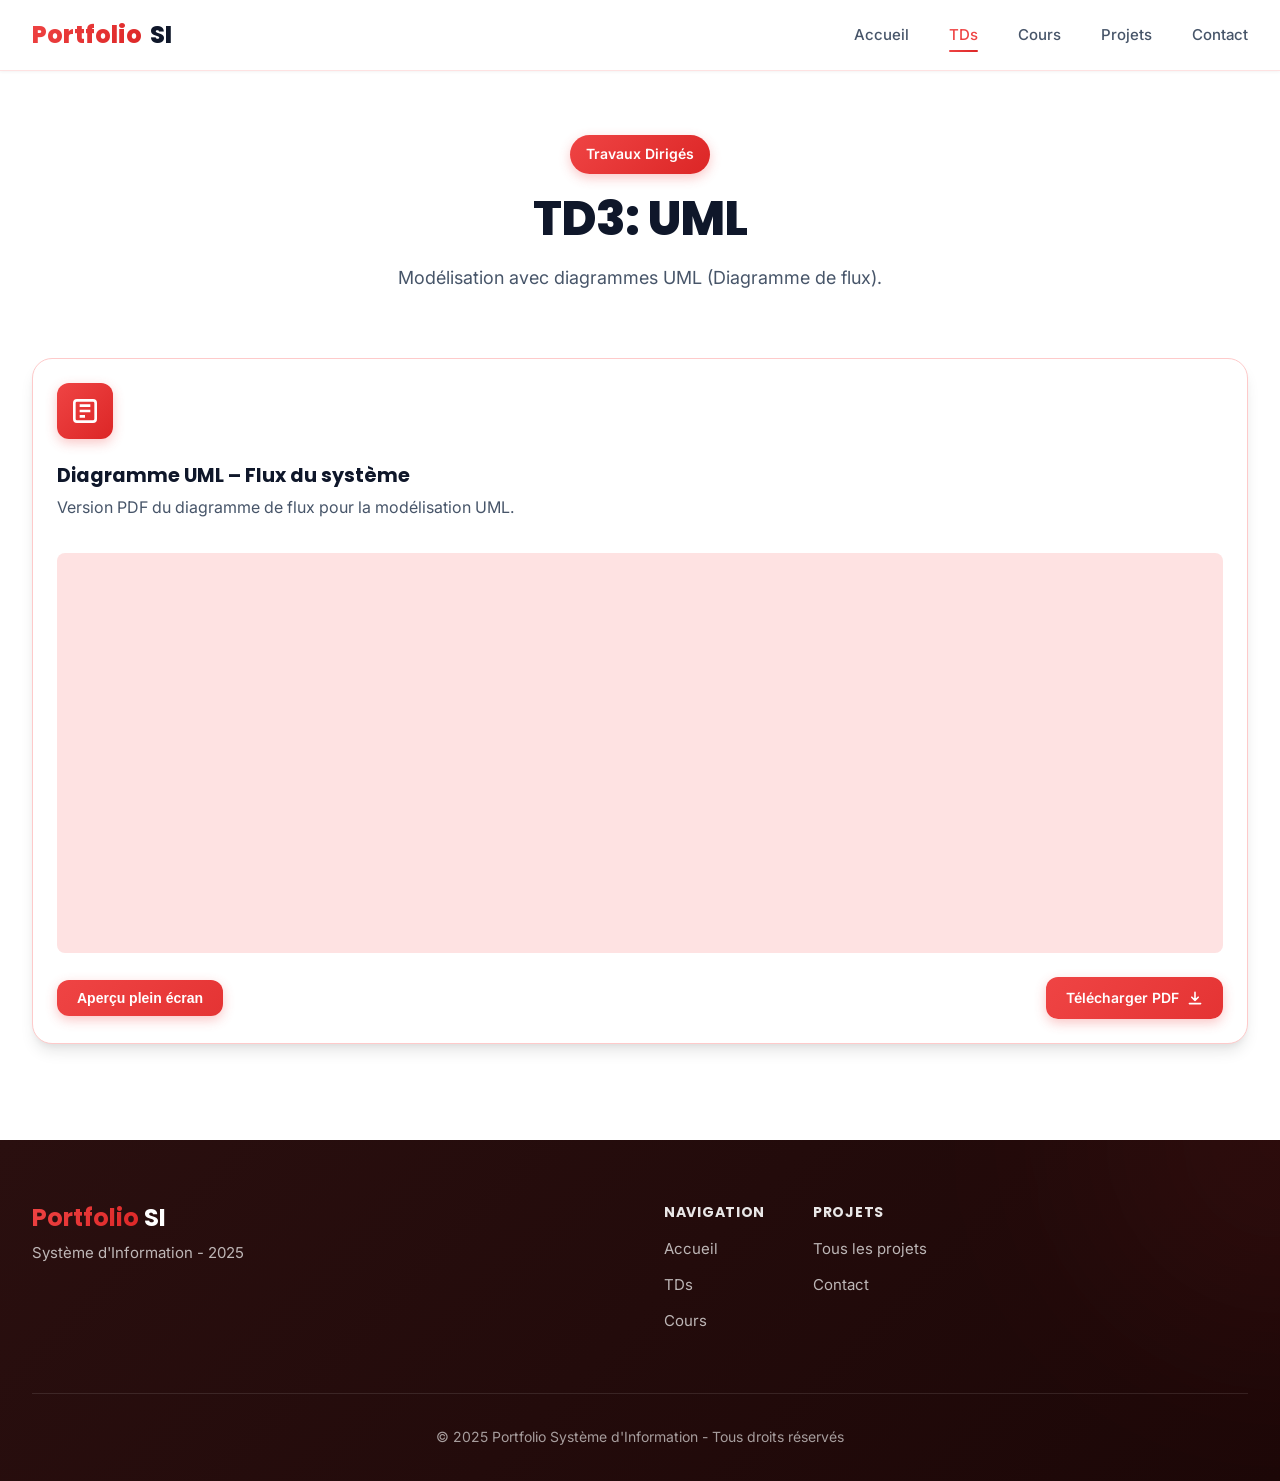
<file: td3.html>
<!DOCTYPE html>
<html lang="fr">
<head>
    <meta charset="UTF-8">
    <meta name="viewport" content="width=device-width, initial-scale=1.0">
    <title>TD3: UML</title>
    <link rel="preconnect" href="https://fonts.googleapis.com">
    <link rel="preconnect" href="https://fonts.gstatic.com" crossorigin>
    <link href="https://fonts.googleapis.com/css2?family=Inter:wght@300;400;500;600;700;800&family=Poppins:wght@600;700;800&display=swap" rel="stylesheet">
    <link rel="stylesheet" href="style.css">
    <!-- Les styles du modal ont été retirés -->
</head>
<body>
    <nav class="navbar">
        <div class="nav-container">
            <a href="index.html" class="nav-logo">
                <span class="logo-gradient">Portfolio</span> SI
            </a>
            <ul class="nav-menu">
                <li><a href="index.html#accueil" class="nav-link">Accueil</a></li>
                <li><a href="index.html#tds" class="nav-link active">TDs</a></li>
                <li><a href="index.html#cours" class="nav-link">Cours</a></li>
                <li><a href="index.html#projets" class="nav-link">Projets</a></li>
                <li><a href="index.html#contact" class="nav-link">Contact</a></li>
            </ul>
        </div>
    </nav>

    <section class="section">
        <div class="container">
            <div class="section-header">
                <span class="section-badge">Travaux Dirigés</span>
                <h2 class="section-title">TD3: UML</h2>
                <p class="section-description">Modélisation avec diagrammes UML (Diagramme de flux).</p>
            </div>
            <div class="resources">
                <div class="cards-grid">
                    <!-- Carte 1: DiagrammeUML (PDF) -->
                    <div class="card resource-card">
                        <div class="card-icon">
                            <svg width="32" height="32" viewBox="0 0 24 24" fill="none">
                                <rect x="4" y="4" width="16" height="16" rx="2" stroke="currentColor" stroke-width="2"/>
                                <path d="M8 8H16M8 12H16M8 16H12" stroke="currentColor" stroke-width="2"/>
                            </svg>
                        </div>
                        <h3>Diagramme UML – Flux du système</h3>
                        <p class="card-description">Version PDF du diagramme de flux pour la modélisation UML.</p>
                        
                        <!-- Aperçu PDF -->
                        <iframe src="image/DiagrammeUML.pdf#zoom=175" class="card-preview card-preview-pdf" title="Aperçu PDF DiagrammeUML"></iframe>
                        
                        <div class="resource-actions">
                            <button class="btn btn-small open-modal" data-src="image/DiagrammeUML.pdf#zoom=175">
                                <span>Aperçu plein écran</span>
                            </button>
                            <a href="image/DiagrammeUML.pdf" class="btn btn-small" download="DiagrammeUML.pdf">
                                <span>Télécharger PDF</span>
                                <svg width="16" height="16" viewBox="0 0 20 20" fill="none">
                                    <path d="M10 3V13M10 13L6 9M10 13L14 9M3 17H17" stroke="currentColor" stroke-width="2" stroke-linecap="round" stroke-linejoin="round"/>
                                </svg>
                            </a>
                        </div>
                    </div>
                </div>
            </div>
        </div>
    </section>

    <div class="modal hidden" id="docModal">
        <div class="modal-backdrop" id="docModalClose"></div>
        <div class="modal-body">
            <div class="modal-header">
                <h4 class="modal-title">Aperçu du document</h4>
                <button class="modal-close" id="docModalCloseBtn" aria-label="Fermer">×</button>
            </div>
            <iframe id="docFrame" class="modal-frame" title="Aperçu plein écran"></iframe>
        </div>
    </div>

    <footer class="footer">
        <div class="footer-background">
            <div class="footer-orb"></div>
        </div>
        <div class="container">
            <div class="footer-content">
                <div class="footer-brand">
                    <h3 class="footer-logo">
                        <span class="logo-gradient">Portfolio</span> SI
                    </h3>
                    <p>Système d'Information - 2025</p>
                </div>
                <nav class="footer-nav">
                    <div class="footer-nav-group">
                        <h4>Navigation</h4>
                        <a href="index.html#accueil">Accueil</a>
                        <a href="index.html#tds">TDs</a>
                        <a href="index.html#cours">Cours</a>
                    </div>
                    <div class="footer-nav-group">
                        <h4>Projets</h4>
                        <a href="index.html#projets">Tous les projets</a>
                        <a href="index.html#contact">Contact</a>
                    </div>
                </nav>
            </div>
            <div class="footer-bottom">
                <p class="copyright">© 2025 Portfolio Système d'Information - Tous droits réservés</p>
            </div>
        </div>
    </footer>

    <script>
        const modal = document.getElementById('docModal')
        const frame = document.getElementById('docFrame')
        const closeEls = [document.getElementById('docModalClose'), document.getElementById('docModalCloseBtn')]

        document.querySelectorAll('.open-modal').forEach((btn) => {
            btn.addEventListener('click', () => {
                const src = btn.dataset.src
                if (!src) return
                frame.src = src
                modal.classList.remove('hidden')
                document.body.style.overflow = 'hidden'
            })
        })

        const closeModal = () => {
            modal.classList.add('hidden')
            frame.src = ''
            document.body.style.overflow = 'auto'
        }

        closeEls.forEach((el) => el && el.addEventListener('click', closeModal))

        document.addEventListener('keydown', (e) => {
            if (e.key === 'Escape' && !modal.classList.contains('hidden')) {
                closeModal()
            }
        })
    </script>

    <!-- Le script du Modal a été retiré -->
</body>
</html>
</file>
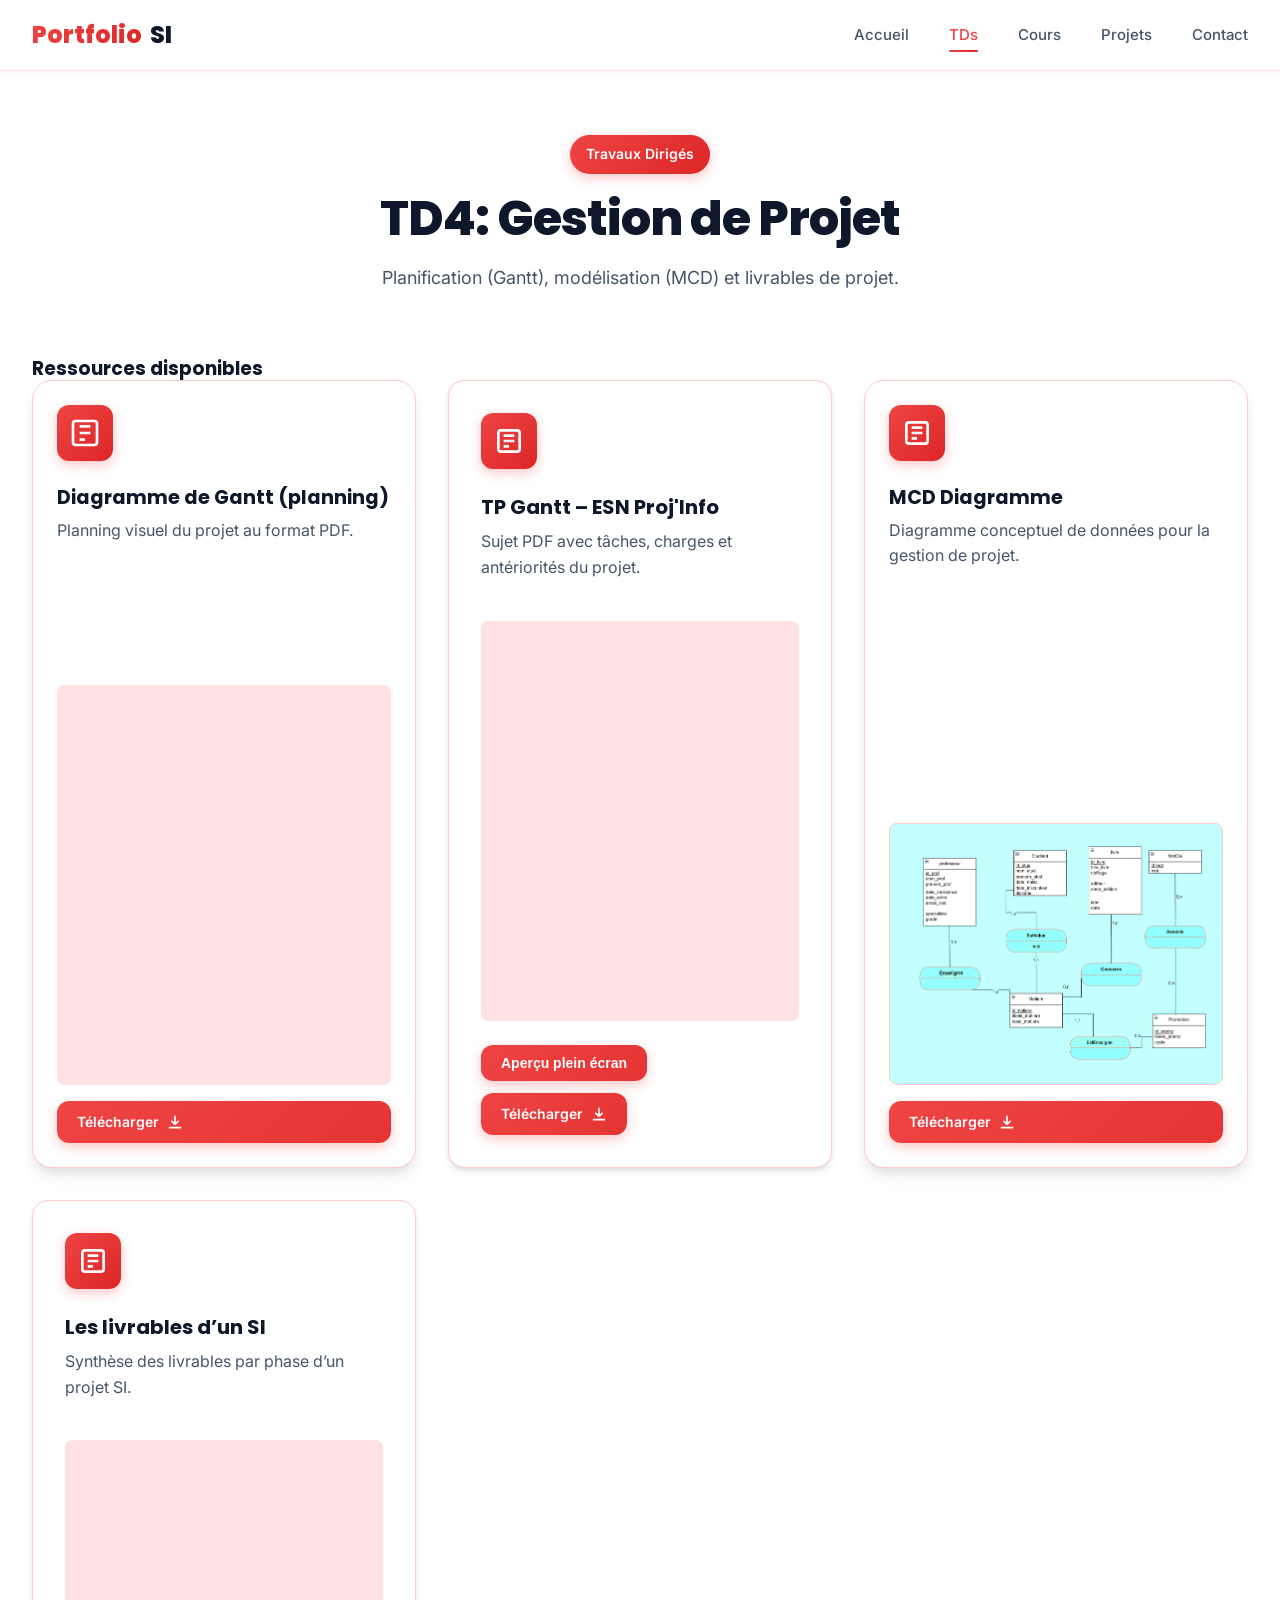
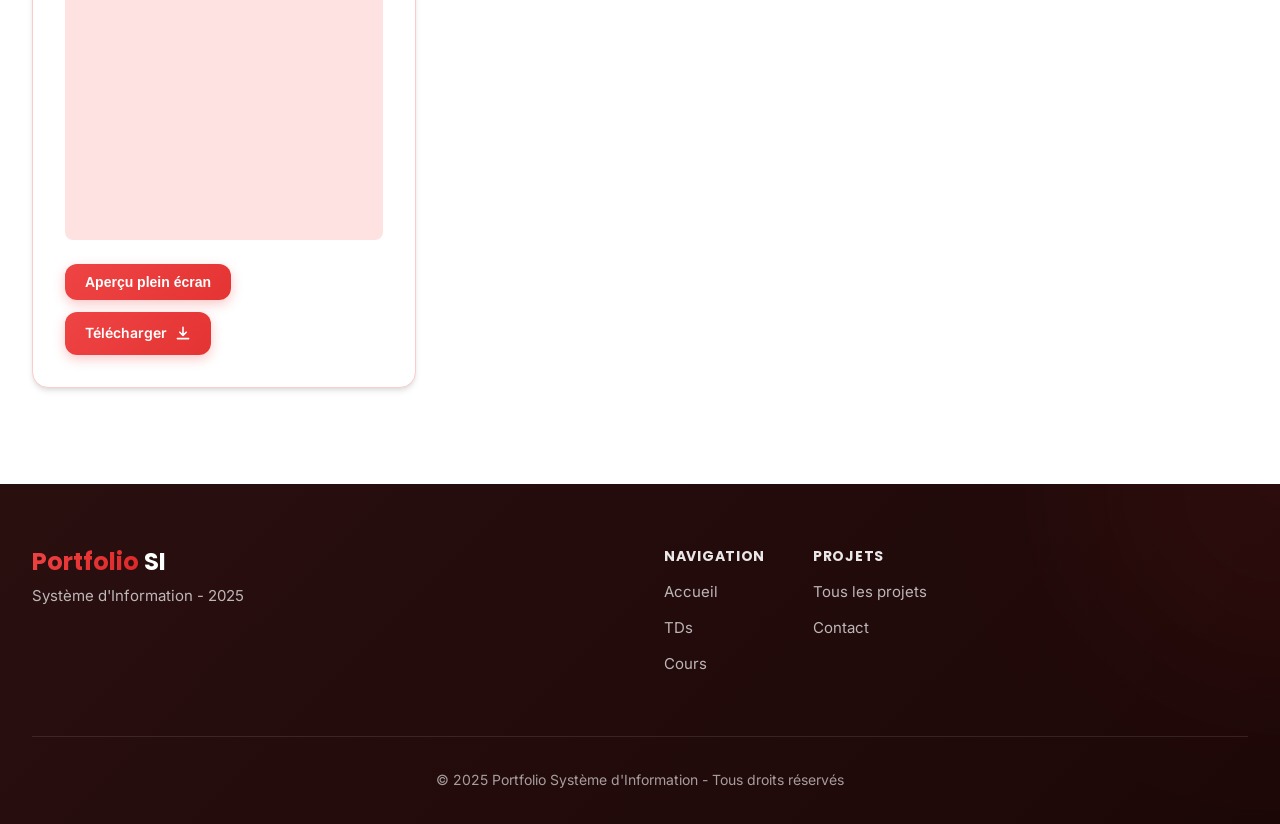
<file: td4.html>
<!DOCTYPE html>
<html lang="fr">
<head>
    <meta charset="UTF-8">
    <meta name="viewport" content="width=device-width, initial-scale=1.0">
    <title>TD4: Gestion de Projet</title>
    <link rel="preconnect" href="https://fonts.googleapis.com">
    <link rel="preconnect" href="https://fonts.gstatic.com" crossorigin>
    <link href="https://fonts.googleapis.com/css2?family=Inter:wght@300;400;500;600;700;800&family=Poppins:wght@600;700;800&display=swap" rel="stylesheet">
    <link rel="stylesheet" href="style.css">
    <!-- Les styles du modal ont été retirés -->
</head>
<body>
    <nav class="navbar">
        <div class="nav-container">
            <a href="index.html" class="nav-logo">
                <span class="logo-gradient">Portfolio</span> SI
            </a>
            <ul class="nav-menu">
                <li><a href="index.html#accueil" class="nav-link">Accueil</a></li>
                <li><a href="index.html#tds" class="nav-link active">TDs</a></li>
                <li><a href="index.html#cours" class="nav-link">Cours</a></li>
                <li><a href="index.html#projets" class="nav-link">Projets</a></li>
                <li><a href="index.html#contact" class="nav-link">Contact</a></li>
            </ul>
        </div>
    </nav>

    <section class="section">
        <div class="container">
            <div class="section-header">
                <span class="section-badge">Travaux Dirigés</span>
                <h2 class="section-title">TD4: Gestion de Projet</h2>
                <p class="section-description">Planification (Gantt), modélisation (MCD) et livrables de projet.</p>
            </div>
            <div class="resources">
                <h3>Ressources disponibles</h3>
                <div class="cards-grid">
                    <!-- Carte 1: Gantt (PDF) -->
                    <div class="card resource-card">
                        <div class="card-icon">
                            <svg width="32" height="32" viewBox="0 0 24 24" fill="none">
                                <path d="M19 3H5C3.89543 3 3 3.89543 3 5V19C3 20.1046 3.89543 21 5 21H19C20.1046 21 21 20.1046 21 19V5C21 3.89543 20.1046 3 19 3Z" stroke="currentColor" stroke-width="2"/>
                                <path d="M8 7H16M8 12H16M8 17H12" stroke="currentColor" stroke-width="2"/>
                            </svg>
                        </div>
                        <h3>Diagramme de Gantt (planning)</h3>
                        <p class="card-description">Planning visuel du projet au format PDF.</p>
                        
                        <!-- Aperçu PDF -->
                        <iframe src="image/Gantt.pdf" class="card-preview card-preview-pdf" title="Aperçu PDF Gantt"></iframe>

                        <a href="image/Gantt.pdf" class="btn btn-small" download="Gantt.pdf">
                            <span>Télécharger</span>
                            <svg width="16" height="16" viewBox="0 0 20 20" fill="none">
                                <path d="M10 3V13M10 13L6 9M10 13L14 9M3 17H17" stroke="currentColor" stroke-width="2" stroke-linecap="round" stroke-linejoin="round"/>
                            </svg>
                        </a>
                    </div>
                    
                    <!-- Carte 2: TP Gantt (PDF) -->
                    <div class="card">
                        <div class="card-icon">
                            <svg width="32" height="32" viewBox="0 0 24 24" fill="none">
                                <rect x="4" y="4" width="16" height="16" rx="2" stroke="currentColor" stroke-width="2"/>
                                <path d="M8 8H16M8 12H16M8 16H12" stroke="currentColor" stroke-width="2"/>
                            </svg>
                        </div>
                        <h3>TP Gantt – ESN Proj'Info</h3>
                        <p class="card-description">Sujet PDF avec tâches, charges et antériorités du projet.</p>
                        
                        <!-- Aperçu PDF -->
                        <iframe src="image/tp-gantt.pdf" class="card-preview card-preview-pdf" title="Aperçu TP Gantt PDF"></iframe>

                        <div class="resource-actions">
                            <button class="btn btn-small open-modal" data-src="image/tp-gantt.pdf">
                                <span>Aperçu plein écran</span>
                            </button>
                            <a href="image/tp-gantt.pdf" class="btn btn-small" download="tp-gantt.pdf">
                                <span>Télécharger</span>
                                <svg width="16" height="16" viewBox="0 0 20 20" fill="none">
                                    <path d="M10 3V13M10 13L6 9M10 13L14 9M3 17H17" stroke="currentColor" stroke-width="2" stroke-linecap="round" stroke-linejoin="round"/>
                                </svg>
                            </a>
                        </div>
                    </div>
                    
                    <!-- Carte 3: MCD Diagramme (PNG) -->
                    <div class="card resource-card">
                        <div class="card-icon">
                            <svg width="32" height="32" viewBox="0 0 24 24" fill="none">
                                <rect x="4" y="4" width="16" height="16" rx="2" stroke="currentColor" stroke-width="2"/>
                                <path d="M8 8H16M8 12H16M8 16H12" stroke="currentColor" stroke-width="2"/>
                            </svg>
                        </div>
                        <h3>MCD Diagramme</h3>
                        <p class="card-description">Diagramme conceptuel de données pour la gestion de projet.</p>
                        
                        <!-- Aperçu Image -->
                        <img src="image/mcd_diagramme.png" alt="Aperçu MCD" class="card-preview card-preview-image">

                        <a href="image/mcd_diagramme.png" class="btn btn-small" download="mcd_diagramme.png">
                            <span>Télécharger</span>
                            <svg width="16" height="16" viewBox="0 0 20 20" fill="none">
                                <path d="M10 3V13M10 13L6 9M10 13L14 9M3 17H17" stroke="currentColor" stroke-width="2" stroke-linecap="round" stroke-linejoin="round"/>
                            </svg>
                        </a>
                    </div>
                    
                    <!-- Carte 4: Livrables SI (PDF) -->
                    <div class="card">
                        <div class="card-icon">
                            <svg width="32" height="32" viewBox="0 0 24 24" fill="none">
                                <rect x="4" y="4" width="16" height="16" rx="2" stroke="currentColor" stroke-width="2"/>
                                <path d="M8 8H16M8 12H16M8 16H12" stroke="currentColor" stroke-width="2"/>
                            </svg>
                        </div>
                        <h3>Les livrables d’un SI</h3>
                        <p class="card-description">Synthèse des livrables par phase d’un projet SI.</p>
                        
                        <!-- Aperçu PDF -->
                        <iframe src="image/Les livrables SI doc1.pdf" class="card-preview card-preview-pdf" title="Aperçu Livrables SI PDF"></iframe>

                        <div class="resource-actions">
                            <button class="btn btn-small open-modal" data-src="image/Les livrables SI doc1.pdf">
                                <span>Aperçu plein écran</span>
                            </button>
                            <a href="image/Les livrables SI doc1.pdf" class="btn btn-small" download="Les livrables SI doc1.pdf">
                                <span>Télécharger</span>
                                <svg width="16" height="16" viewBox="0 0 20 20" fill="none">
                                    <path d="M10 3V13M10 13L6 9M10 13L14 9M3 17H17" stroke="currentColor" stroke-width="2" stroke-linecap="round" stroke-linejoin="round"/>
                                </svg>
                            </a>
                        </div>
                    </div>
                </div>
            </div>
        </div>
    </section>

    <!-- Le Modal a été retiré -->

    <div class="modal hidden" id="docModal">
        <div class="modal-backdrop" id="docModalClose"></div>
        <div class="modal-body">
            <div class="modal-header">
                <h4 class="modal-title">Aperçu du document</h4>
                <button class="modal-close" id="docModalCloseBtn" aria-label="Fermer">×</button>
            </div>
            <iframe id="docFrame" class="modal-frame" title="Aperçu plein écran"></iframe>
        </div>
    </div>

    <footer class="footer">
        <div class="footer-background">
            <div class="footer-orb"></div>
        </div>
        <div class="container">
            <div class="footer-content">
                <div class="footer-brand">
                    <h3 class="footer-logo">
                        <span class="logo-gradient">Portfolio</span> SI
                    </h3>
                    <p>Système d'Information - 2025</p>
                </div>
                <nav class="footer-nav">
                    <div class="footer-nav-group">
                        <h4>Navigation</h4>
                        <a href="index.html#accueil">Accueil</a>
                        <a href="index.html#tds">TDs</a>
                        <a href="index.html#cours">Cours</a>
                    </div>
                    <div class="footer-nav-group">
                        <h4>Projets</h4>
                        <a href="index.html#projets">Tous les projets</a>
                        <a href="index.html#contact">Contact</a>
                    </div>
                </nav>
            </div>
            <div class="footer-bottom">
                <p class="copyright">© 2025 Portfolio Système d'Information - Tous droits réservés</p>
            </div>
        </div>
    </footer>

    <script>
        const modal = document.getElementById('docModal')
        const frame = document.getElementById('docFrame')
        const closeEls = [document.getElementById('docModalClose'), document.getElementById('docModalCloseBtn')]

        document.querySelectorAll('.open-modal').forEach((btn) => {
            btn.addEventListener('click', () => {
                const src = btn.dataset.src
                if (!src) return
                frame.src = src
                modal.classList.remove('hidden')
                document.body.style.overflow = 'hidden'
            })
        })

        const closeModal = () => {
            modal.classList.add('hidden')
            frame.src = ''
            document.body.style.overflow = 'auto'
        }

        closeEls.forEach((el) => el && el.addEventListener('click', closeModal))

        document.addEventListener('keydown', (e) => {
            if (e.key === 'Escape' && !modal.classList.contains('hidden')) {
                closeModal()
            }
        })
    </script>
</body>
</html>
</file>
<file: style.css>
/* Reset et variables CSS modernes avec nouvelle palette de couleurs rouges */
* {
  margin: 0;
  padding: 0;
  box-sizing: border-box;
}

:root {
  /* Palette de couleurs moderne - tons rouges */
  --primary: #ef4444; /* Rouge principal */
  --primary-dark: #b91c1c; /* Rouge plus foncé */
  --primary-light: #f87171; /* Rouge plus clair */
  --secondary: #dc2626; /* Rouge complémentaire */
  --accent: #f97316; /* Accent orange-rouge pour contraste */

  /* Couleurs de texte */
  --text-primary: #0f172a;
  --text-secondary: #475569;
  --text-tertiary: #94a3b8;
  --text-light: #ffffff;

  /* Backgrounds */
  --bg-primary: #ffffff;
  --bg-secondary: #fef2f2; /* Fond secondaire rouge très clair */
  --bg-tertiary: #fee2e2; /* Fond tertiaire rouge pâle */
  --bg-color: #ffffff;

  /* Borders */
  --border-color: #fecaca; /* Bordure rouge pâle */
  --border-light: #fee2e2;

  /* Shadows */
  --shadow-sm: 0 1px 2px 0 rgba(0, 0, 0, 0.05);
  --shadow-md: 0 4px 6px -1px rgba(0, 0, 0, 0.1), 0 2px 4px -1px rgba(0, 0, 0, 0.06);
  --shadow-lg: 0 10px 15px -3px rgba(0, 0, 0, 0.1), 0 4px 6px -2px rgba(0, 0, 0, 0.05);
  --shadow-xl: 0 20px 25px -5px rgba(0, 0, 0, 0.1), 0 10px 10px -5px rgba(0, 0, 0, 0.04);
  --shadow-2xl: 0 25px 50px -12px rgba(0, 0, 0, 0.25);
  --card-shadow: var(--shadow-md);

  /* Gradients */
  --gradient-primary: linear-gradient(135deg, #ef4444 0%, #dc2626 100%);
  --gradient-secondary: linear-gradient(135deg, #f97316 0%, #dc2626 100%);
  --gradient-accent: linear-gradient(135deg, #f97316 0%, #ef4444 100%);

  /* Spacing */
  --spacing-xs: 0.5rem;
  --spacing-sm: 1rem;
  --spacing-md: 1.5rem;
  --spacing-lg: 2rem;
  --spacing-xl: 3rem;
  --spacing-2xl: 4rem;

  /* Border radius */
  --radius-sm: 0.375rem;
  --radius-md: 0.5rem;
  --radius-lg: 0.75rem;
  --radius-xl: 1rem;
  --radius-2xl: 1.5rem;
  --radius-full: 9999px;

  /* Transitions */
  --transition-fast: 150ms cubic-bezier(0.4, 0, 0.2, 1);
  --transition-base: 300ms cubic-bezier(0.4, 0, 0.2, 1);
  --transition-slow: 500ms cubic-bezier(0.4, 0, 0.2, 1);
}

/* Typographie moderne avec Google Fonts */
body {
  font-family: "Inter", -apple-system, BlinkMacSystemFont, "Segoe UI", Roboto, sans-serif;
  line-height: 1.6;
  color: var(--text-primary);
  background-color: var(--bg-primary);
  scroll-behavior: smooth;
  -webkit-font-smoothing: antialiased;
  -moz-osx-font-smoothing: grayscale;
}

h1,
h2,
h3,
h4,
h5,
h6 {
  font-family: "Poppins", sans-serif;
  font-weight: 700;
  line-height: 1.2;
}

/* Navigation avec effet glassmorphism */
.navbar {
  background: rgba(255, 255, 255, 0.8);
  backdrop-filter: blur(12px);
  -webkit-backdrop-filter: blur(12px);
  box-shadow: 0 1px 3px rgba(0, 0, 0, 0.05);
  position: sticky;
  top: 0;
  z-index: 1000;
  border-bottom: 1px solid var(--border-light);
  transition: all var(--transition-base);
}

.nav-container {
  max-width: 1280px;
  margin: 0 auto;
  padding: 1rem 2rem;
  display: flex;
  justify-content: space-between;
  align-items: center;
}

.nav-logo {
  font-family: "Poppins", sans-serif;
  font-size: 1.5rem;
  font-weight: 800;
  color: var(--text-primary);
  text-decoration: none;
  display: flex;
  align-items: center;
  gap: 0.5rem;
  transition: transform var(--transition-base);
}

.nav-logo:hover {
  transform: translateY(-2px);
}

.logo-gradient {
  background: var(--gradient-primary);
  -webkit-background-clip: text;
  -webkit-text-fill-color: transparent;
  background-clip: text;
}

.nav-menu {
  display: flex;
  list-style: none;
  gap: 2.5rem;
  align-items: center;
}

.nav-link {
  color: var(--text-secondary);
  text-decoration: none;
  font-weight: 500;
  font-size: 0.9375rem;
  position: relative;
  transition: color var(--transition-base);
  padding: 0.5rem 0;
}

.nav-link::before {
  content: "";
  position: absolute;
  bottom: 0;
  left: 0;
  width: 0;
  height: 2px;
  background: var(--gradient-primary);
  transition: width var(--transition-base);
  border-radius: var(--radius-full);
}

.nav-link:hover,
.nav-link.active {
  color: var(--primary);
}

.nav-link:hover::before,
.nav-link.active::before {
  width: 100%;
}

.nav-cta {
  padding: 0.55rem 1rem;
  background: var(--gradient-primary);
  color: white !important;
  border-radius: var(--radius-full);
  box-shadow: 0 10px 24px rgba(239, 68, 68, 0.25);
}

.nav-cta::before {
  display: none;
}

.nav-cta:hover {
  color: white;
  transform: translateY(-2px);
  box-shadow: 0 14px 30px rgba(239, 68, 68, 0.3);
}

.nav-cta.active {
  color: white !important;
}

/* Hero section avec gradients animés et design moderne */
.hero {
  position: relative;
  min-height: 100vh;
  display: flex;
  align-items: center;
  justify-content: center;
  overflow: hidden;
  background: linear-gradient(135deg, #ef4444 0%, #dc2626 50%, #f97316 100%);
  padding: 2rem;
}

.hero-background {
  position: absolute;
  inset: 0;
  overflow: hidden;
}

.gradient-orb {
  position: absolute;
  border-radius: 50%;
  filter: blur(80px);
  opacity: 0.6;
  animation: float 20s ease-in-out infinite;
}

.orb-1 {
  width: 500px;
  height: 500px;
  background: radial-gradient(circle, rgba(239, 68, 68, 0.8) 0%, transparent 70%);
  top: -10%;
  left: -10%;
  animation-delay: 0s;
}

.orb-2 {
  width: 400px;
  height: 400px;
  background: radial-gradient(circle, rgba(220, 38, 38, 0.8) 0%, transparent 70%);
  bottom: -10%;
  right: -10%;
  animation-delay: 7s;
}

.orb-3 {
  width: 350px;
  height: 350px;
  background: radial-gradient(circle, rgba(249, 115, 22, 0.6) 0%, transparent 70%);
  top: 50%;
  left: 50%;
  transform: translate(-50%, -50%);
  animation-delay: 14s;
}

@keyframes float {
  0%,
  100% {
    transform: translate(0, 0) scale(1);
  }
  33% {
    transform: translate(30px, -30px) scale(1.1);
  }
  66% {
    transform: translate(-20px, 20px) scale(0.9);
  }
}

.hero-content {
  position: relative;
  z-index: 10;
  text-align: center;
  max-width: 900px;
  animation: fadeInUp 1s ease-out;
  /* La transformation sera gérée par main.js pour l'effet de tilt */
}

@keyframes fadeInUp {
  from {
    opacity: 0;
    transform: translateY(30px);
  }
  to {
    opacity: 1;
    transform: translateY(0);
  }
}

.hero-badge {
  display: inline-block;
  padding: 0.5rem 1.25rem;
  background: rgba(255, 255, 255, 0.2);
  backdrop-filter: blur(10px);
  border: 1px solid rgba(255, 255, 255, 0.3);
  border-radius: var(--radius-full);
  color: white;
  font-size: 0.875rem;
  font-weight: 600;
  margin-bottom: 1.5rem;
  animation: fadeInUp 1s ease-out 0.2s both;
}

.hero-title {
  font-size: clamp(2.5rem, 6vw, 4.5rem);
  font-weight: 800;
  color: white;
  margin-bottom: 1.5rem;
  letter-spacing: -0.02em;
  line-height: 1.1;
  animation: fadeInUp 1s ease-out 0.4s both;
}

.gradient-text {
  background: linear-gradient(135deg, #ffffff 0%, #fee2e2 100%);
  -webkit-background-clip: text;
  -webkit-text-fill-color: transparent;
  background-clip: text;
  display: inline-block;
}

.hero-subtitle {
  font-size: clamp(1.125rem, 2vw, 1.375rem);
  color: rgba(255, 255, 255, 0.9);
  margin-bottom: 2.5rem;
  font-weight: 400;
  line-height: 1.7;
  max-width: 700px;
  margin-left: auto;
  margin-right: auto;
  animation: fadeInUp 1s ease-out 0.6s both;
}

.hero-buttons {
  display: flex;
  gap: 1rem;
  justify-content: center;
  flex-wrap: wrap;
  animation: fadeInUp 1s ease-out 0.8s both;
}

.hero-pill {
  display: inline-flex;
  align-items: center;
  gap: 0.5rem;
  padding: 0.6rem 1.4rem;
  background: rgba(255, 255, 255, 0.16);
  border: 1px solid rgba(255, 255, 255, 0.3);
  box-shadow: 0 14px 34px rgba(0, 0, 0, 0.15);
}

.pill-dot {
  width: 10px;
  height: 10px;
  border-radius: 50%;
  background: #22c55e;
  box-shadow: 0 0 0 6px rgba(34, 197, 94, 0.2);
}

.hero-highlights {
  margin-top: 2rem;
  display: grid;
  grid-template-columns: repeat(auto-fit, minmax(210px, 1fr));
  gap: 1rem;
}

.hero-highlight-card {
  background: rgba(255, 255, 255, 0.12);
  border: 1px solid rgba(255, 255, 255, 0.25);
  border-radius: var(--radius-xl);
  padding: 1.25rem;
  color: white;
  backdrop-filter: blur(6px);
  -webkit-backdrop-filter: blur(6px);
  box-shadow: 0 12px 30px rgba(0, 0, 0, 0.18);
}

.hero-highlight-card h4 {
  font-size: 1.3rem;
  margin: 0.35rem 0;
}

.hero-highlight-card p {
  color: rgba(255, 255, 255, 0.85);
  margin: 0;
  font-size: 0.95rem;
}

.hero-highlight-card .highlight-label {
  background: rgba(255, 255, 255, 0.1);
  color: white;
  padding: 0.35rem 0.65rem;
  border-radius: var(--radius-full);
  border: 1px solid rgba(255, 255, 255, 0.18);
}

/* Boutons modernes avec animations */
.btn {
  display: inline-flex;
  align-items: center;
  gap: 0.5rem;
  padding: 0.875rem 1.75rem;
  border-radius: var(--radius-lg);
  font-weight: 600;
  font-size: 0.9375rem;
  text-decoration: none;
  transition: all var(--transition-base);
  cursor: pointer;
  border: none;
  position: relative;
  overflow: hidden;
}

.btn::before {
  content: "";
  position: absolute;
  inset: 0;
  background: linear-gradient(135deg, rgba(255, 255, 255, 0.2) 0%, transparent 100%);
  opacity: 0;
  transition: opacity var(--transition-base);
}

.btn:hover::before {
  opacity: 1;
}

.btn-primary {
  background: white;
  color: var(--primary);
  box-shadow: 0 4px 14px rgba(0, 0, 0, 0.15);
}

.btn-primary:hover {
  transform: translateY(-2px);
  box-shadow: 0 8px 20px rgba(0, 0, 0, 0.2);
}

.btn-secondary {
  background: transparent;
  color: white;
  border: 2px solid rgba(255, 255, 255, 0.5);
  backdrop-filter: blur(10px);
}

.btn-secondary:hover {
  background: rgba(255, 255, 255, 0.15);
  border-color: white;
  transform: translateY(-2px);
}

.solid-secondary {
  background: var(--bg-secondary);
  color: var(--primary);
  border: 1px solid var(--primary-light);
  box-shadow: 0 8px 20px rgba(239, 68, 68, 0.15);
}

.solid-secondary:hover {
  background: white;
  transform: translateY(-2px);
}

/* AMÉLIORATION: Bouton avec gradient animé */
.btn-small {
  padding: 0.625rem 1.25rem;
  font-size: 0.875rem;
  background: var(--gradient-primary);
  color: white;
  box-shadow: 0 4px 12px rgba(239, 68, 68, 0.3);
  
  /* Ajout pour l'animation */
  background-size: 200% auto;
  transition: all var(--transition-base), background-position 0.5s ease;
}

.btn-small:hover {
  transform: translateY(-2px);
  box-shadow: 0 8px 20px rgba(239, 68, 68, 0.4);
  background-position: -100% center; /* Animation du gradient */
}

/* Indicateur de scroll animé */
.scroll-indicator {
  position: absolute;
  bottom: 2rem;
  left: 50%;
  transform: translateX(-50%);
  animation: bounce 2s infinite;
}

@keyframes bounce {
  0%,
  100% {
    transform: translateX(-50%) translateY(0);
  }
  50% {
    transform: translateX(-50%) translateY(10px);
  }
}

.mouse {
  width: 24px;
  height: 40px;
  border: 2px solid rgba(255, 255, 255, 0.5);
  border-radius: 12px;
  position: relative;
}

.mouse::before {
  content: "";
  position: absolute;
  top: 8px;
  left: 50%;
  transform: translateX(-50%);
  width: 4px;
  height: 8px;
  background: white;
  border-radius: 2px;
  animation: scroll 2s infinite;
}

@keyframes scroll {
  0% {
    opacity: 1;
    transform: translateX(-50%) translateY(0);
  }
  100% {
    opacity: 0;
    transform: translateX(-50%) translateY(12px);
  }
}

/* Sections avec meilleur espacement */
.section {
  padding: var(--spacing-2xl) 2rem;
}

.section-alt {
  background: var(--bg-secondary);
}

.section-compact {
  padding: var(--spacing-lg) 2rem;
}

.container {
  max-width: 1280px;
  margin: 0 auto;
}

.highlight-label {
  display: inline-block;
  font-size: 0.75rem;
  font-weight: 700;
  letter-spacing: 0.05em;
  text-transform: uppercase;
}

.quick-links {
  display: grid;
  grid-template-columns: repeat(auto-fit, minmax(220px, 1fr));
  gap: 1rem;
}

.quick-link {
  background: white;
  border: 1px solid var(--border-color);
  border-radius: var(--radius-lg);
  padding: 1rem 1.25rem;
  display: flex;
  align-items: center;
  justify-content: space-between;
  text-decoration: none;
  color: var(--text-primary);
  box-shadow: var(--shadow-sm);
  transition: transform var(--transition-base), box-shadow var(--transition-base), border-color var(--transition-base);
}

.quick-link:hover {
  transform: translateY(-4px);
  box-shadow: var(--shadow-lg);
  border-color: var(--primary-light);
}

.quick-link .highlight-label {
  background: var(--bg-tertiary);
  color: var(--primary);
  padding: 0.35rem 0.6rem;
  border-radius: var(--radius-full);
}

.quick-link p {
  margin-top: 0.35rem;
  color: var(--text-secondary);
  font-size: 0.95rem;
}

.quick-link-icon {
  font-weight: 800;
  color: var(--primary);
  display: inline-flex;
  align-items: center;
  justify-content: center;
  width: 38px;
  height: 38px;
  border-radius: var(--radius-full);
  background: var(--bg-tertiary);
  border: 1px solid var(--border-color);
}

.section-meta-line {
  display: inline-flex;
  align-items: center;
  gap: 0.75rem;
  margin-bottom: 0.75rem;
  justify-content: center;
}

.section-kicker {
  text-transform: uppercase;
  letter-spacing: 0.08em;
  font-weight: 700;
  color: var(--primary);
  font-size: 0.78rem;
}

.rubric-badge {
  width: 46px;
  height: 46px;
  border-radius: 14px;
  background: var(--gradient-primary);
  color: white;
  display: inline-flex;
  align-items: center;
  justify-content: center;
  font-weight: 800;
  box-shadow: 0 10px 24px rgba(239, 68, 68, 0.35);
}

/* En-têtes de section modernisés */
.section-header {
  text-align: center;
  margin-bottom: var(--spacing-2xl);
}

.section-badge {
  display: inline-block;
  padding: 0.5rem 1rem;
  background: var(--gradient-primary);
  color: white;
  border-radius: var(--radius-full);
  font-size: 0.875rem;
  font-weight: 600;
  margin-bottom: 1rem;
  box-shadow: 0 4px 12px rgba(239, 68, 68, 0.3);
}

.section-title {
  font-size: clamp(2rem, 4vw, 3rem);
  font-weight: 800;
  color: var(--text-primary);
  margin-bottom: 1rem;
  letter-spacing: -0.02em;
}

.section-description {
  font-size: 1.125rem;
  color: var(--text-secondary);
  max-width: 600px;
  margin: 0 auto;
  line-height: 1.7;
}

/* Cartes avec design moderne et animations */
.cards-grid {
  display: grid;
  grid-template-columns: repeat(auto-fit, minmax(320px, 1fr));
  gap: 2rem;
  margin-bottom: 2rem;
}

.courses-grid {
  justify-items: center;
}

.courses-grid .card {
  width: 100%;
  max-width: 380px;
}

.card {
  background-color: var(--bg-color);
  border-radius: 1rem;
  padding: 2rem;
  box-shadow: var(--card-shadow);
  transition: all 0.4s cubic-bezier(0.4, 0, 0.2, 1);
  border: 1px solid var(--border-color);
  position: relative;
  overflow: hidden;
  display: flex;
  flex-direction: column;
}

.card::before {
  content: "";
  position: absolute;
  top: 0;
  left: 0;
  right: 0;
  height: 4px;
  background: var(--gradient-primary);
  transform: scaleX(0);
  transform-origin: left;
  transition: transform var(--transition-base);
}

.card:hover {
  transform: translateY(-8px);
  box-shadow: var(--shadow-xl);
  border-color: var(--primary-light);
}

.card:hover::before {
  transform: scaleX(1);
}

/* NOUVEAU: Carte effet "verre dépoli" */
.card-glass {
  background: rgba(255, 255, 255, 0.7);
  backdrop-filter: blur(8px);
  -webkit-backdrop-filter: blur(8px);
  border: 1px solid rgba(255, 255, 255, 0.2);
  box-shadow: var(--shadow-lg);
}

.card-icon {
  width: 56px;
  height: 56px;
  background: var(--gradient-primary);
  border-radius: var(--radius-lg);
  display: flex;
  align-items: center;
  justify-content: center;
  margin-bottom: 1.5rem;
  color: white;
  box-shadow: 0 4px 12px rgba(239, 68, 68, 0.3);
  transition: transform var(--transition-base);
}

.card:hover .card-icon {
  transform: scale(1.1) rotate(5deg);
}

.card-header {
  margin-bottom: 1rem;
}

.card h3 {
  font-size: 1.25rem;
  font-weight: 700;
  margin-bottom: 0.5rem;
  color: var(--text-primary);
  line-height: 1.4;
}

.date {
  display: inline-block;
  font-size: 0.875rem;
  color: var(--text-tertiary);
  font-weight: 500;
}

.card-description {
  color: var(--text-secondary);
  margin-bottom: 1.5rem;
  flex-grow: 1;
}

.resource-grid {
  display: grid;
  grid-template-columns: repeat(auto-fit, minmax(320px, 1fr));
  gap: 1.25rem;
  max-width: 1180px;
  margin-left: auto;
  margin-right: auto;
}

@media (min-width: 1280px) {
  .resource-grid {
    grid-template-columns: repeat(3, minmax(320px, 1fr));
  }
}

.resource-card {
  background: white;
  border: 1px solid var(--border-color);
  border-radius: var(--radius-xl);
  padding: 1.5rem;
  box-shadow: var(--shadow-md);
  transition: transform var(--transition-base), box-shadow var(--transition-base), border-color var(--transition-base);
}

.resource-card:hover {
  transform: translateY(-6px);
  box-shadow: var(--shadow-xl);
  border-color: var(--primary-light);
}

.resource-top {
  display: flex;
  align-items: center;
  gap: 0.75rem;
  margin-bottom: 0.75rem;
}

.resource-icon {
  width: 42px;
  height: 42px;
  border-radius: 12px;
  display: inline-flex;
  align-items: center;
  justify-content: center;
  background: var(--bg-tertiary);
  font-weight: 800;
  font-size: 1rem;
  color: var(--primary);
}

.resource-chip {
  padding: 0.35rem 0.75rem;
  border-radius: var(--radius-full);
  background: var(--bg-secondary);
  color: var(--primary);
  font-weight: 700;
  font-size: 0.85rem;
  border: 1px solid var(--border-color);
}

.resource-card h3 {
  font-size: 1.2rem;
  margin-bottom: 0.35rem;
}

.resource-card p {
  color: var(--text-secondary);
  margin-bottom: 1rem;
}

.resource-actions {
  display: flex;
  align-items: center;
  justify-content: space-between;
  font-weight: 600;
  color: var(--text-tertiary);
}

.resource-meta {
  color: var(--text-tertiary);
  font-size: 0.9rem;
}

.text-link {
  color: var(--primary);
  text-decoration: none;
  font-weight: 700;
  display: inline-flex;
  align-items: center;
  gap: 0.35rem;
}

.text-link:hover {
  text-decoration: underline;
}

/* NOUVEAU: Grille de projets avec vedette */
.projects-grid {
  display: grid;
  grid-template-columns: 1fr;
  gap: 2rem;
}

@media (min-width: 768px) {
  .projects-grid {
    grid-template-columns: repeat(2, 1fr);
  }
}

.project-card {
  background-color: var(--bg-color);
  border-radius: 1rem;
  padding: 2.5rem;
  box-shadow: var(--card-shadow);
  transition: all 0.4s cubic-bezier(0.4, 0, 0.2, 1);
  border: 1px solid var(--border-color);
  position: relative;
  overflow: hidden;
  display: flex;
  flex-direction: column;
}

.project-card::before {
  content: "";
  position: absolute;
  top: 0;
  left: 0;
  right: 0;
  height: 5px;
  background: var(--gradient-primary);
  transform: scaleX(0);
  transform-origin: left;
  transition: transform var(--transition-base);
}

.project-card:hover {
  transform: translateY(-10px);
  box-shadow: var(--shadow-2xl);
  border-color: var(--primary-light);
}

.project-card:hover::before {
  transform: scaleX(1);
}

/* NOUVEAU: Style du projet en vedette */
.project-card.featured {
  background: linear-gradient(135deg, rgba(239, 68, 68, 0.05) 0%, rgba(220, 38, 38, 0.05) 100%);
  border: 2px solid var(--primary-light);
}

@media (min-width: 768px) {
  .project-card.featured {
    grid-column: span 2; /* Prend toute la largeur sur desktop */
  }
}

.project-badge {
  display: inline-block;
  padding: 0.375rem 0.875rem;
  background: var(--gradient-primary);
  color: white;
  border-radius: var(--radius-full);
  font-size: 0.75rem;
  font-weight: 700;
  text-transform: uppercase;
  letter-spacing: 0.05em;
  margin-bottom: 1rem;
  box-shadow: 0 4px 12px rgba(239, 68, 68, 0.3);
}

.project-card h3 {
  font-size: 1.5rem;
  font-weight: 700;
  margin-bottom: 1rem;
  color: var(--text-primary);
}

.project-description {
  color: var(--text-secondary);
  margin-bottom: 1.5rem;
  flex-grow: 1;
}

/* Tags technologiques avec hover effects */
.tech-tags {
  display: flex;
  gap: 0.5rem;
  margin-bottom: 1.5rem;
  flex-wrap: wrap;
}

.tech-tag {
  display: inline-block;
  padding: 0.5rem 1rem;
  background: var(--bg-secondary);
  color: var(--primary);
  border-radius: var(--radius-full);
  font-size: 0.8125rem;
  font-weight: 600;
  border: 1px solid var(--border-color);
  transition: all var(--transition-base);
}

.tech-tag:hover {
  background: var(--gradient-primary);
  color: white;
  transform: translateY(-2px);
  box-shadow: 0 4px 12px rgba(239, 68, 68, 0.3);
  border-color: transparent;
}

.final-section {
  position: relative;
}

.final-project {
  position: relative;
  background: linear-gradient(135deg, rgba(239, 68, 68, 0.08) 0%, rgba(220, 38, 38, 0.15) 100%);
  border: 1px solid var(--border-light);
  border-radius: 2rem;
  padding: 2.5rem;
  overflow: hidden;
  box-shadow: var(--shadow-xl);
}

.final-project::before,
.final-project::after {
  content: "";
  position: absolute;
  border-radius: 50%;
  filter: blur(90px);
  opacity: 0.35;
}

.final-project::before {
  width: 320px;
  height: 320px;
  background: rgba(239, 68, 68, 0.35);
  top: -120px;
  right: -100px;
}

.final-project::after {
  width: 240px;
  height: 240px;
  background: rgba(249, 115, 22, 0.35);
  bottom: -80px;
  left: -60px;
}

.final-project .section-title {
  margin-bottom: 0.5rem;
}

.final-project .section-description {
  margin: 0 0 1.25rem 0;
  max-width: 720px;
}

.final-col {
  position: relative;
  z-index: 1;
}

.final-project {
  display: grid;
  grid-template-columns: repeat(auto-fit, minmax(280px, 1fr));
  gap: 1.75rem;
  align-items: center;
}

.final-actions {
  display: flex;
  gap: 0.75rem;
  flex-wrap: wrap;
  margin-top: 1.25rem;
}

.final-col .section-meta-line {
  justify-content: flex-start;
}

.final-card {
  background: rgba(255, 255, 255, 0.95);
  border: 1px solid var(--border-color);
  border-radius: 1.25rem;
  padding: 1.5rem;
  box-shadow: var(--shadow-md);
}

.final-list {
  list-style: none;
  padding: 0;
  margin: 1rem 0 1.25rem;
}

.final-list li {
  display: flex;
  align-items: center;
  gap: 0.6rem;
  color: var(--text-secondary);
  margin-bottom: 0.5rem;
}

.list-dot {
  width: 10px;
  height: 10px;
  border-radius: 50%;
  background: var(--primary);
  box-shadow: 0 0 0 6px rgba(239, 68, 68, 0.15);
  flex-shrink: 0;
}

.metrics-card {
  background: linear-gradient(135deg, #0f172a 0%, #1f2937 100%);
  color: white;
  border: 1px solid rgba(255, 255, 255, 0.08);
}

.metrics-grid {
  display: grid;
  grid-template-columns: repeat(2, minmax(120px, 1fr));
  gap: 0.75rem;
}

.metric {
  background: rgba(255, 255, 255, 0.08);
  border: 1px solid rgba(255, 255, 255, 0.12);
  border-radius: 1rem;
  padding: 1rem;
  text-align: center;
}

.metric strong {
  font-size: 1.6rem;
  display: block;
}

.metric span {
  font-size: 0.9rem;
  color: rgba(255, 255, 255, 0.8);
}

.final-note {
  margin-top: 1rem;
  color: rgba(255, 255, 255, 0.85);
  font-size: 0.95rem;
}

/* Variantes claires (cartes blanches) */
.metrics-light .metric {
  background: var(--bg-secondary);
  border: 1px solid var(--border-color);
  color: var(--text-primary);
}

.metrics-light .metric span {
  color: var(--text-secondary);
}

.links-card .card-description {
  color: var(--text-secondary);
}

.links-card .final-actions {
  gap: 0.6rem;
  flex-wrap: wrap;
}

.project-panels .card {
  background: linear-gradient(145deg, rgba(239, 68, 68, 0.04) 0%, rgba(255, 255, 255, 0.94) 60%);
  border: 1px solid var(--border-color);
  box-shadow: var(--shadow-lg);
  position: relative;
}

.project-panels .card::before {
  content: "";
  position: absolute;
  inset: 0;
  border-radius: 1rem;
  border: 1px solid rgba(239, 68, 68, 0.07);
  pointer-events: none;
}

.project-panels .card-header h3 {
  margin: 0;
}

.project-panels .final-actions {
  gap: 0.75rem;
  flex-wrap: wrap;
}

.project-panels .tech-tags {
  margin-top: 0.75rem !important;
}

.resource-card {
  border: 1px solid var(--border-color);
  box-shadow: var(--shadow-lg);
  position: relative;
  overflow: hidden;
  background: white;
  border-radius: 1.25rem;
  transition: transform var(--transition-base), box-shadow var(--transition-base), border-color var(--transition-base);
}

.resource-card:hover {
  transform: translateY(-6px);
  box-shadow: var(--shadow-2xl);
  border-color: var(--primary-light);
}

.resource-card::before {
  content: "";
  position: absolute;
  top: 0;
  left: 0;
  right: 0;
  height: 6px;
  background: var(--gradient-primary);
  opacity: 0.8;
}

.resource-card h3 {
  margin-bottom: 0.35rem;
}

.resource-card p {
  color: var(--text-secondary);
  margin-bottom: 1rem;
}

.resource-actions {
  display: flex;
  align-items: center;
  gap: 0.75rem;
  flex-wrap: wrap;
  justify-content: space-between;
  margin-top: 0.5rem;
}

.resource-meta {
  color: var(--text-tertiary);
  font-size: 0.9rem;
}

.hidden {
  display: none !important;
}

/* Modal pleine page pour aperçus */
.modal {
  position: fixed;
  inset: 0;
  z-index: 9999;
  display: flex;
  align-items: center;
  justify-content: center;
}

.modal-backdrop {
  position: absolute;
  inset: 0;
  background: rgba(0, 0, 0, 0.6);
}

.modal-body {
  position: relative;
  background: #0f172a;
  width: min(1200px, 95vw);
  height: min(850px, 90vh);
  border-radius: 1rem;
  overflow: hidden;
  box-shadow: 0 25px 60px rgba(0, 0, 0, 0.5);
  display: flex;
  flex-direction: column;
}

.modal-header {
  display: flex;
  align-items: center;
  justify-content: space-between;
  padding: 0.75rem 1rem;
  background: rgba(255, 255, 255, 0.06);
  color: white;
}

.modal-title {
  margin: 0;
  font-size: 1rem;
}

.modal-close {
  background: rgba(255, 255, 255, 0.1);
  color: white;
  border: none;
  width: 36px;
  height: 36px;
  border-radius: 10px;
  font-size: 1.4rem;
  cursor: pointer;
}

.modal-close:hover {
  background: rgba(255, 255, 255, 0.2);
}

.modal-frame {
  flex: 1;
  border: none;
  width: 100%;
  height: 100%;
  background: #0f172a;
}

/* Note d'information stylisée */
.info-note {
  display: flex;
  align-items: center;
  justify-content: center;
  gap: 0.75rem;
  padding: 1.25rem;
  background: linear-gradient(135deg, rgba(239, 68, 68, 0.05) 0%, rgba(220, 38, 38, 0.05) 100%);
  border: 1px solid var(--border-light);
  border-radius: var(--radius-lg);
  color: var(--text-secondary);
  font-size: 0.9375rem;
  margin-top: 2rem;
}

.info-note svg {
  color: var(--primary);
  flex-shrink: 0;
}

/* Formulaire de contact moderne */
.contact-container {
  display: grid;
  grid-template-columns: repeat(auto-fit, minmax(320px, 1fr));
  gap: 3rem;
  max-width: 1000px;
  margin: 0 auto;
}

.contact-form {
  background: var(--bg-primary);
  padding: 2.5rem;
  border-radius: var(--radius-xl);
  box-shadow: var(--shadow-lg);
  border: 1px solid var(--border-color);
}

.form-group {
  margin-bottom: 1.5rem;
}

.form-group label {
  display: block;
  margin-bottom: 0.5rem;
  font-weight: 600;
  color: var(--text-primary);
  font-size: 0.9375rem;
}

.form-group input,
.form-group textarea {
  width: 100%;
  padding: 0.875rem 1rem;
  border: 2px solid var(--border-color);
  border-radius: var(--radius-md);
  font-family: inherit;
  font-size: 0.9375rem;
  transition: all var(--transition-base);
  background: var(--bg-primary);
  color: var(--text-primary);
}

.form-group input:focus,
.form-group textarea:focus {
  outline: none;
  border-color: var(--primary);
  box-shadow: 0 0 0 4px rgba(239, 68, 68, 0.1);
}

.form-group textarea {
  resize: vertical;
  min-height: 120px;
}

/* Informations de contact avec icônes */
.contact-info {
  background: linear-gradient(135deg, var(--bg-primary) 0%, var(--bg-secondary) 100%);
  padding: 2.5rem;
  border-radius: var(--radius-xl);
  box-shadow: var(--shadow-lg);
  border: 1px solid var(--border-color);
}

.contact-info h3 {
  font-size: 1.5rem;
  margin-bottom: 2rem;
  color: var(--text-primary);
}

.contact-item {
  display: flex;
  gap: 1rem;
  margin-bottom: 1.5rem;
  align-items: flex-start;
}

.contact-icon {
  width: 40px;
  height: 40px;
  background: var(--gradient-primary);
  border-radius: var(--radius-md);
  display: flex;
  align-items: center;
  justify-content: center;
  color: white;
  flex-shrink: 0;
  box-shadow: 0 4px 12px rgba(239, 68, 68, 0.3);
}

.contact-item div:last-child {
  flex: 1;
}

.contact-item strong {
  display: block;
  margin-bottom: 0.25rem;
  color: var(--text-primary);
  font-weight: 600;
  font-size: 0.9375rem;
}

.contact-item a {
  color: var(--primary);
  text-decoration: none;
  transition: color var(--transition-base);
  font-size: 0.9375rem;
}

.contact-item a:hover {
  color: var(--primary-dark);
  text-decoration: underline;
}

/* Footer moderne avec gradient */
.footer {
  background: linear-gradient(135deg, #2a0f0f 0%, #1c0707 100%); /* Gradient rouge sombre */
  color: white;
  padding: 4rem 2rem 2rem;
  position: relative;
  overflow: hidden;
}

.footer-background {
  position: absolute;
  inset: 0;
  overflow: hidden;
  opacity: 0.3;
}

.footer-orb {
  position: absolute;
  width: 600px;
  height: 600px;
  background: radial-gradient(circle, rgba(239, 68, 68, 0.3) 0%, transparent 70%);
  border-radius: 50%;
  filter: blur(80px);
  top: -300px;
  right: -300px;
}

.footer-content {
  position: relative;
  z-index: 10;
  display: grid;
  grid-template-columns: repeat(auto-fit, minmax(250px, 1fr));
  gap: 3rem;
  margin-bottom: 3rem;
}

.footer-brand h3 {
  font-size: 1.5rem;
  margin-bottom: 0.5rem;
}

.footer-brand p {
  color: rgba(255, 255, 255, 0.7);
  font-size: 0.9375rem;
}

.footer-nav {
  display: flex;
  gap: 3rem;
}

.footer-nav-group h4 {
  font-size: 0.875rem;
  font-weight: 700;
  text-transform: uppercase;
  letter-spacing: 0.05em;
  margin-bottom: 1rem;
  color: rgba(255, 255, 255, 0.9);
}

.footer-nav-group a {
  display: block;
  color: rgba(255, 255, 255, 0.7);
  text-decoration: none;
  margin-bottom: 0.75rem;
  transition: color var(--transition-base);
  font-size: 0.9375rem;
}

.footer-nav-group a:hover {
  color: white;
}

.footer-bottom {
  position: relative;
  z-index: 10;
  padding-top: 2rem;
  border-top: 1px solid rgba(255, 255, 255, 0.1);
}

.copyright {
  text-align: center;
  font-size: 0.875rem;
  color: rgba(255, 255, 255, 0.6);
}

/* ======================================== */
/* NOUVEAUX STYLES: TIMELINE POUR LES TDS   */
/* ======================================== */
.timeline-container {
  position: relative;
  max-width: 900px;
  margin: 0 auto;
  padding: 2rem 0;
}

.timeline-container::before {
  content: '';
  position: absolute;
  top: 0;
  left: 50%;
  transform: translateX(-50%);
  width: 4px;
  height: 100%;
  background: var(--border-light);
  border-radius: 2px;
}

.timeline-item {
  position: relative;
  width: 100%;
  padding: 1rem 0;
}

.timeline-dot {
  position: absolute;
  top: 2.5rem;
  left: 50%;
  transform: translateX(-50%);
  width: 20px;
  height: 20px;
  background: var(--primary);
  border: 4px solid var(--bg-secondary);
  border-radius: 50%;
  z-index: 10;
  box-shadow: 0 0 10px rgba(239, 68, 68, 0.5);
}

.timeline-content {
  position: relative;
  width: 45%;
  padding: 1.5rem; /* Réduit le padding pour la timeline */
}

/* Items à gauche */
.timeline-item:nth-child(odd) .timeline-content {
  left: 0;
  text-align: right;
  /* Aligner le bouton à droite */
  display: flex;
  flex-direction: column;
  align-items: flex-end;
}

/* Items à droite */
.timeline-item:nth-child(even) .timeline-content {
  left: 55%;
}

/* Flèches pour les bulles */
.timeline-content::before {
  content: '';
  position: absolute;
  top: 2.5rem;
  width: 0;
  height: 0;
  border-style: solid;
}

.timeline-item:nth-child(odd) .timeline-content::before {
  right: -10px;
  border-width: 10px 0 10px 10px;
  border-color: transparent transparent transparent var(--bg-color);
  filter: drop-shadow(1px 0 0 var(--border-color));
}

.timeline-item:nth-child(even) .timeline-content::before {
  left: -10px;
  border-width: 10px 10px 10px 0;
  border-color: transparent var(--bg-color) transparent transparent;
  filter: drop-shadow(-1px 0 0 var(--border-color));
}

@media (max-width: 768px) {
  .timeline-container::before {
    left: 10px;
  }
  .timeline-dot {
    left: 10px;
  }
  .timeline-content {
    width: 90%;
    left: 10% !important;
    text-align: left !important;
    align-items: flex-start !important;
  }
  .timeline-item:nth-child(even) .timeline-content {
    left: 10%;
  }
  .timeline-content::before {
    left: -10px !important;
    right: auto !important;
    border-width: 10px 10px 10px 0 !important;
    border-color: transparent var(--bg-color) transparent transparent !important;
    filter: drop-shadow(-1px 0 0 var(--border-color));
  }
}


/* ======================================== */
/* APERÇUS PDF (COURS ET TD)                */
/* ======================================== */

/* Style pour les aperçus en pleine page (sur les pages de cours) */
.pdf-viewer {
  width: 100%;
  height: 700px; /* Hauteur confortable pour la lecture */
  border-radius: var(--radius-md);
  border: 1px solid var(--border-color);
  box-shadow: var(--shadow-sm);
  margin-top: var(--spacing-sm);
  margin-bottom: var(--spacing-md);
  background-color: var(--bg-tertiary); /* Fond léger en cas de chargement */
}

@media (max-width: 768px) {
  .pdf-viewer {
    height: 500px; /* Hauteur réduite sur mobile */
  }
}

/* NOUVEAUX STYLES: Aperçus DANS les cartes (pour les pages TD) */
.card-preview {
  width: 100%;
  border: 1px solid var(--border-color);
  border-radius: var(--radius-md);
  margin-top: var(--spacing-sm);
  background: var(--bg-tertiary);
  margin-bottom: var(--spacing-sm); /* Ajout d'une marge en bas */
}

.card-preview-image {
  width: 100%;
  height: auto;
  max-height: 300px; /* Hauteur max pour images */
  object-fit: contain; /* 'contain' pour voir tout le diagramme */
  border-radius: var(--radius-md);
  display: block; /* S'assure que l'image est un bloc */
}

.card-preview-pdf {
  width: 100%;
  height: 400px; /* Hauteur pour PDF dans la carte */
  border-radius: var(--radius-md);
  border: none;
  display: block; /* S'assure que l'iframe est un bloc */
}

.card-preview-placeholder {
  display: flex;
  align-items: center;
  justify-content: center;
  height: 150px;
  color: var(--text-tertiary);
  font-family: 'Inter', sans-serif;
  font-style: italic;
  font-size: 0.9rem;
  text-align: center;
  padding: 1rem;
}

/* Responsive design optimisé (suite) */
@media (max-width: 768px) {
  .nav-container {
    padding: 1rem;
  }

  .nav-menu {
    gap: 1.5rem;
    font-size: 0.875rem;
  }

  .hero {
    min-height: 90vh;
    padding: 2rem 1rem;
  }

  .hero-title {
    font-size: 2.5rem;
  }

  .hero-subtitle {
    font-size: 1.125rem;
  }

  .section {
    padding: 3rem 1rem;
  }

  .section-compact {
    padding: 2rem 1rem;
  }

  .section-title {
    font-size: 2rem;
  }

  .hero-highlights {
    grid-template-columns: 1fr;
  }

  .cards-grid,
  .projects-grid {
    grid-template-columns: 1fr;
    gap: 1.5rem;
  }

  .contact-container {
    grid-template-columns: 1fr;
    gap: 2rem;
  }

  .footer-content {
    grid-template-columns: 1fr;
    gap: 2rem;
  }

  .footer-nav {
    flex-direction: column;
    gap: 2rem;
  }

  .final-project {
    padding: 1.75rem;
  }
}

@media (max-width: 480px) {
  .nav-container {
    flex-direction: column;
    gap: 1rem;
  }

  .nav-menu {
    flex-wrap: wrap;
    justify-content: center;
    gap: 1rem;
  }

  .hero-buttons {
    flex-direction: column;
    width: 100%;
  }

  .btn {
    width: 100%;
    justify-content: center;
  }

  .card,
  .project-card,
  .contact-form,
  .contact-info {
    padding: 1.5rem;
  }
}

/* Animations d'apparition pour les éléments */
.fade-in {
  opacity: 0;
  transform: translateY(30px);
  transition: opacity 0.8s ease, transform 0.8s ease;
}

.fade-in.visible {
  opacity: 1;
  transform: translateY(0);
}
</file>
